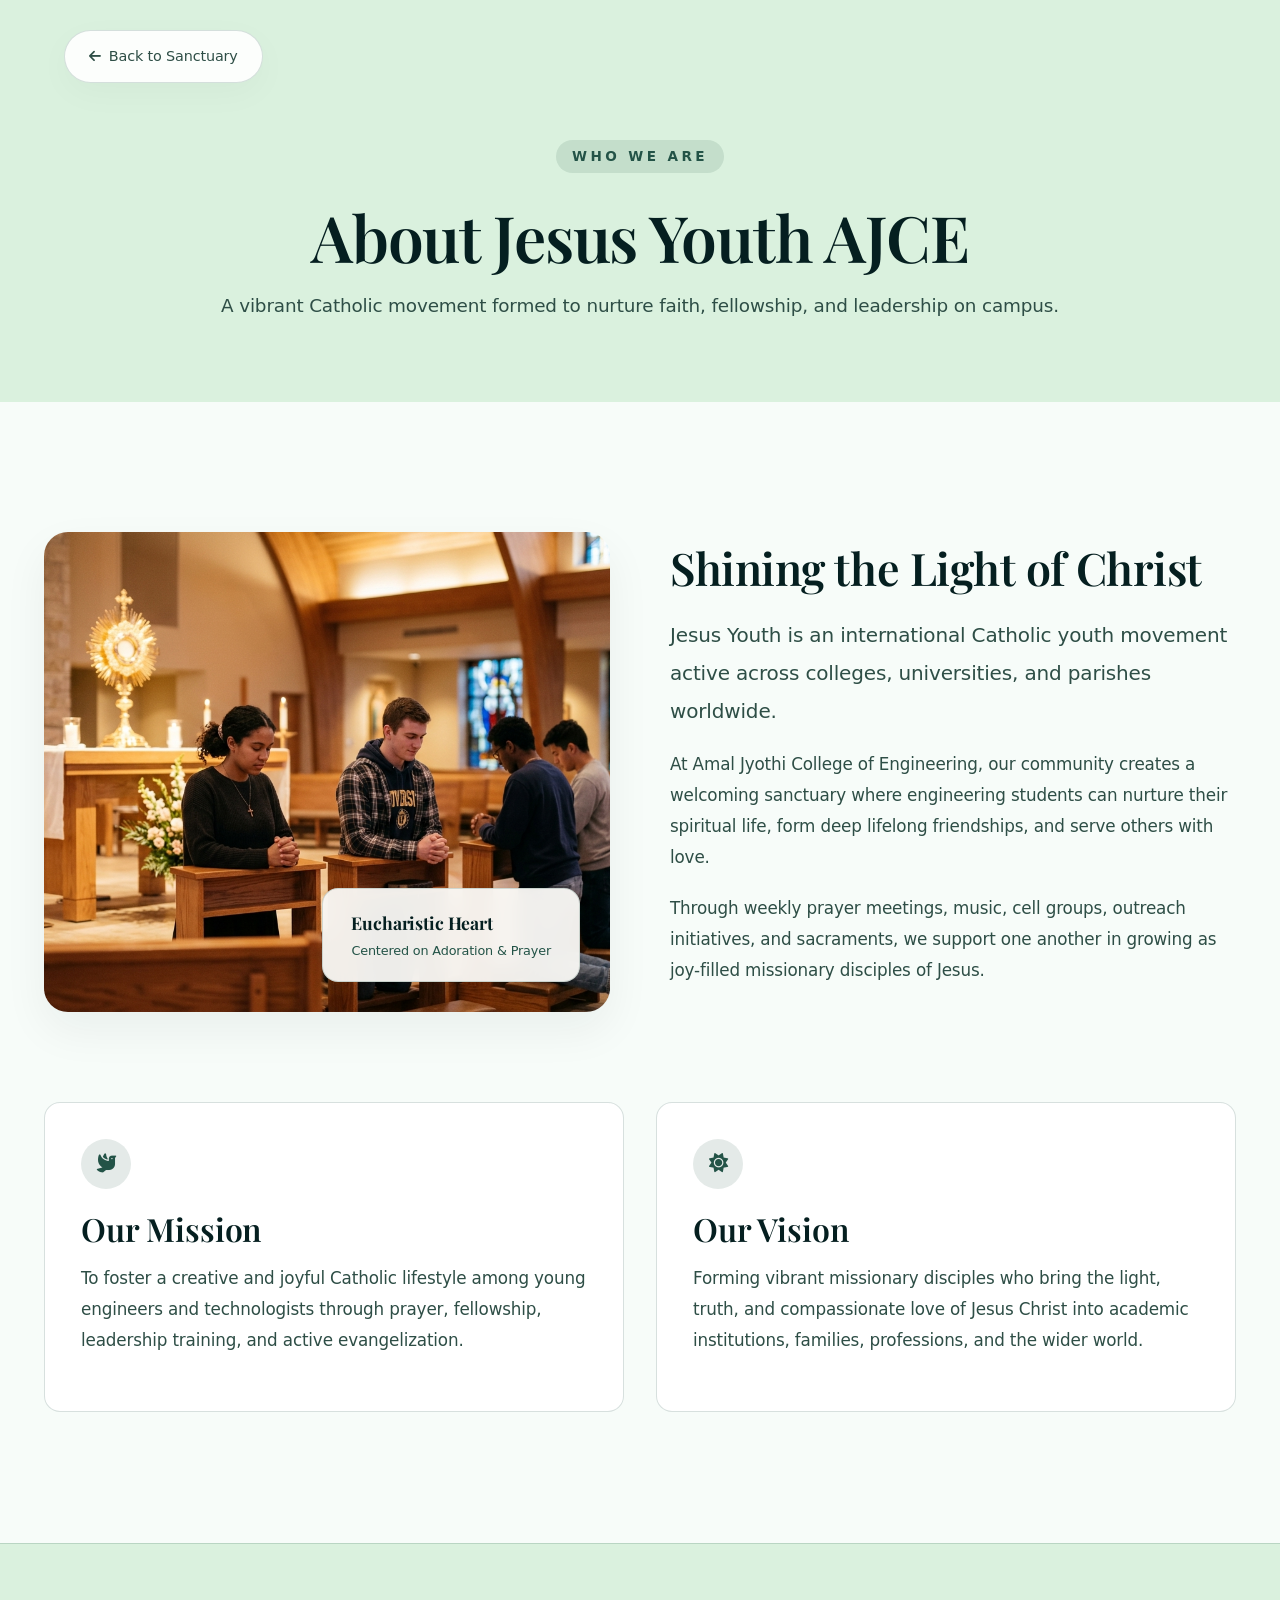
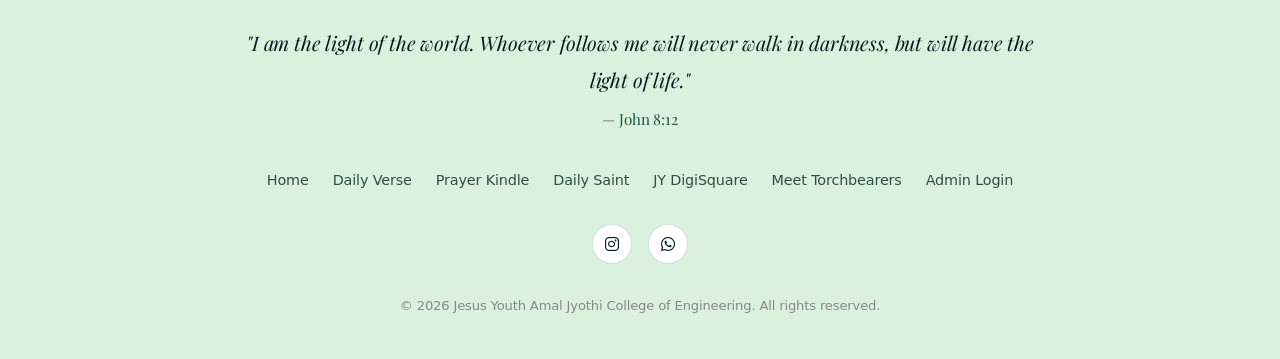
<file: about.html>
<!DOCTYPE html>
<html lang="en">
<head>
  <meta charset="UTF-8">
  <meta name="viewport" content="width=device-width, initial-scale=1.0">
  <title>About Us | Jesus Youth AJCE</title>
  <meta name="description" content="Learn about Jesus Youth at Amal Jyothi College of Engineering — our mission, vision, history, and community of faith.">
  <link rel="icon" type="image/png" href="assets/meta_icon.png">
  <link rel="preconnect" href="https://fonts.googleapis.com">
  <link rel="preconnect" href="https://fonts.gstatic.com" crossorigin>
    <link
    href="https://fonts.googleapis.com/css2?family=Poppins:wght@300;400;500;600;700&family=Playfair+Display:ital,wght@0,500;0,600;0,700;1,400;1,600&display=swap"
    rel="stylesheet">
  <link rel="stylesheet" href="https://cdnjs.cloudflare.com/ajax/libs/font-awesome/6.4.0/css/all.min.css">
  <link rel="stylesheet" href="css/sanctuary.css">
</head>
<body>

  <!-- Simple Floating Back Button -->
  <div class="back-home-container">
    <a href="index.html" class="back-home-link">
      <i class="fas fa-arrow-left"></i> Back to Sanctuary
    </a>
  </div>

  <!-- Header Banner -->
  <section style="background: var(--soft-cream); padding: 140px 24px 60px 24px; text-align: center;">
    <span class="section-tag">Who We Are</span>
    <h1 style="margin-top: 10px;">About Jesus Youth AJCE</h1>
    <p class="section-subtitle">A vibrant Catholic movement formed to nurture faith, fellowship, and leadership on campus.</p>
  </section>

  <!-- Main Content -->
  <section class="section-wrapper">
    <div class="about-grid">
      <div class="about-image-frame reveal-on-scroll">
        <img src="assets/hero_adoration.jpg" alt="Jesus Youth Eucharistic Adoration">
        <div class="about-badge-floating">
          <div class="about-badge-title">Eucharistic Heart</div>
          <div class="about-badge-sub">Centered on Adoration & Prayer</div>
        </div>
      </div>

      <div class="reveal-on-scroll">
        <h2 class="serif-font" style="margin-bottom: 20px;">Shining the Light of Christ</h2>
        <p class="lead">
          Jesus Youth is an international Catholic youth movement active across colleges, universities, and parishes worldwide.
        </p>
        <p>
          At Amal Jyothi College of Engineering, our community creates a welcoming sanctuary where engineering students can nurture their spiritual life, form deep lifelong friendships, and serve others with love.
        </p>
        <p>
          Through weekly prayer meetings, music, cell groups, outreach initiatives, and sacraments, we support one another in growing as joy-filled missionary disciples of Jesus.
        </p>
      </div>
    </div>

    <!-- Mission & Vision -->
    <div class="mission-vision-grid" style="margin-top: 90px;">
      <div class="mv-card reveal-on-scroll">
        <div class="mv-icon"><i class="fas fa-dove"></i></div>
        <h3 style="margin-bottom: 14px;">Our Mission</h3>
        <p>
          To foster a creative and joyful Catholic lifestyle among young engineers and technologists through prayer, fellowship, leadership training, and active evangelization.
        </p>
      </div>

      <div class="mv-card reveal-on-scroll">
        <div class="mv-icon"><i class="fas fa-sun"></i></div>
        <h3 style="margin-bottom: 14px;">Our Vision</h3>
        <p>
          Forming vibrant missionary disciples who bring the light, truth, and compassionate love of Jesus Christ into academic institutions, families, professions, and the wider world.
        </p>
      </div>
    </div>
  </section>

  <!-- Footer -->
  <footer class="sanctuary-footer">
    <div class="footer-content">
      <p class="footer-quote">
        "I am the light of the world. Whoever follows me will never walk in darkness, but will have the light of life."
        <br><span style="font-size: 0.95rem; color: var(--muted-gold); font-style: normal;">— John 8:12</span>
      </p>

      <ul class="footer-links">
        <li><a href="index.html">Home</a></li>
        <li><a href="verse.html">Daily Verse</a></li>
        <li><a href="kindle.html">Prayer Kindle</a></li>
        <li><a href="saint.html">Daily Saint</a></li>
        <li><a href="digisquare.html">JY DigiSquare</a></li>
        <li><a href="torchbearers.html">Meet Torchbearers</a></li>
        <li><a href="admin.html">Admin Login</a></li>
      </ul>

      <div class="footer-socials">
        <a href="https://www.instagram.com/jyajce?igsh=dXR3a3Nwc3JmMWVi" target="_blank" rel="noopener" class="social-icon-btn" aria-label="Instagram">
          <i class="fab fa-instagram"></i>
        </a>
        <a href="https://whatsapp.com/channel/0029Vb6OlC3EFeXkzhNLaG45" target="_blank" rel="noopener" class="social-icon-btn" aria-label="Whatsapp">
          <i class="fab fa-whatsapp"></i>
        </a>
      </div>

      <div class="footer-copy">
        &copy; <span id="year">2026</span> Jesus Youth Amal Jyothi College of Engineering. All rights reserved.
      </div>
    </div>
  </footer>

  <script>
    document.getElementById('year').textContent = new Date().getFullYear();

    const observer = new IntersectionObserver((entries) => {
      entries.forEach(entry => {
        if (entry.isIntersecting) entry.target.classList.add('is-visible');
      });
    }, { threshold: 0.15 });
    document.querySelectorAll('.reveal-on-scroll').forEach(el => observer.observe(el));
  </script>
</body>
</html>
</file>
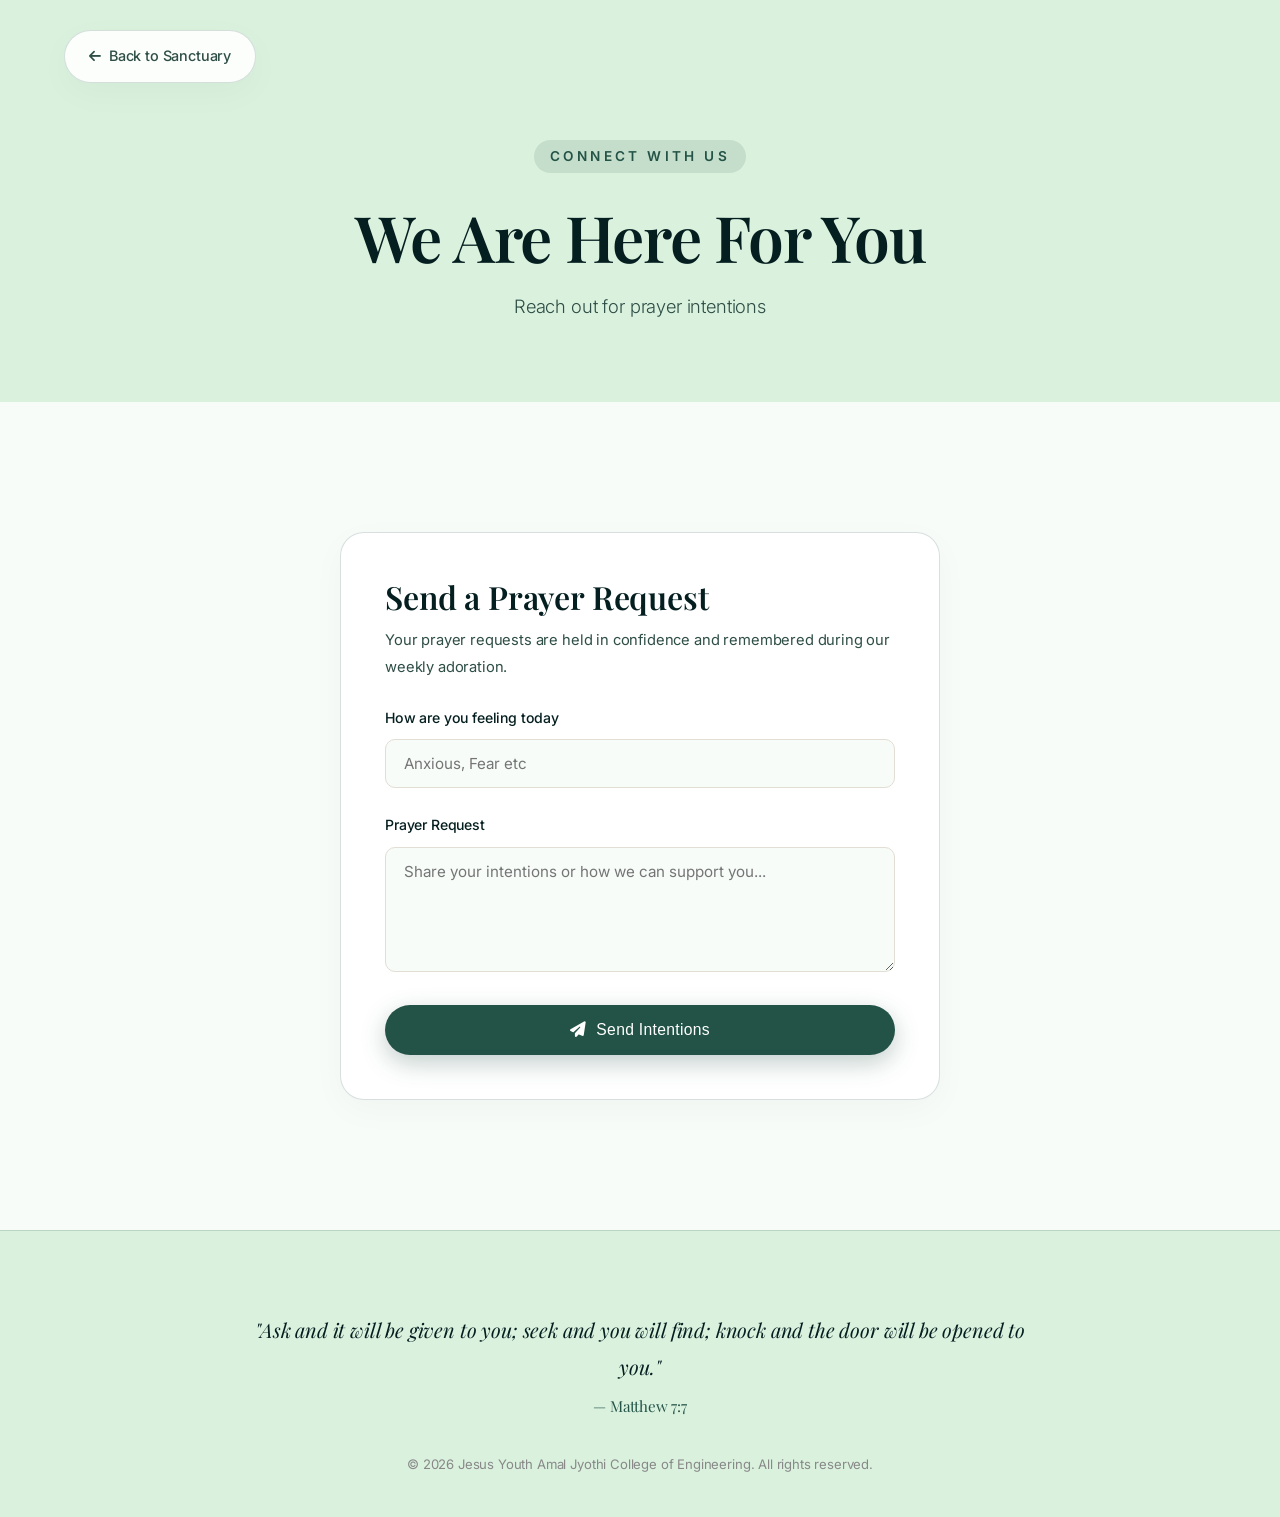
<file: contact.html>
<!DOCTYPE html>
<html lang="en">

<head>
  <meta charset="UTF-8">
  <meta name="viewport" content="width=device-width, initial-scale=1.0">
  <title>Contact & Prayer Requests | Jesus Youth AJCE</title>
  <meta name="description"
    content="Reach out to Jesus Youth AJCE. Send prayer intentions, connect with our campus ministry team, or visit our chapel.">
  <link rel="icon" type="image/png" href="assets/logo.png">
  <link rel="preconnect" href="https://fonts.googleapis.com">
  <link rel="preconnect" href="https://fonts.gstatic.com" crossorigin>
  <link
    href="https://fonts.googleapis.com/css2?family=Inter:wght@300;400;500;600;700&family=Playfair+Display:ital,wght@0,500;0,600;0,700;1,400;1,600&display=swap"
    rel="stylesheet">
  <link rel="stylesheet" href="https://cdnjs.cloudflare.com/ajax/libs/font-awesome/6.4.0/css/all.min.css">
  <link rel="stylesheet" href="css/sanctuary.css">
</head>

<body>

  <!-- Simple Floating Back Button -->
  <div class="back-home-container">
    <a href="index.html" class="back-home-link">
      <i class="fas fa-arrow-left"></i> Back to Sanctuary
    </a>
  </div>

  <!-- Header Banner -->
  <section style="background: var(--soft-cream); padding: 140px 24px 60px 24px; text-align: center;">
    <span class="section-tag">Connect With Us</span>
    <h1 style="margin-top: 10px;">We Are Here For You</h1>
    <p class="section-subtitle">Reach out for prayer intentions</p>
  </section>

  <!-- Contact Form -->
  <section class="section-wrapper">
    <div class="contact-form reveal-on-scroll" style="max-width: 600px; margin: 0 auto;">
      <h3 style="margin-bottom: 10px;">Send a Prayer Request</h3>
      <p style="font-size: 0.92rem; margin-bottom: 24px;">
        Your prayer requests are held in confidence and remembered during our weekly adoration.
      </p>

      <form onsubmit="handleFormSubmit(event)">
        <div class="form-group">
          <label class="form-label" for="contact-feeling">How are you feeling today</label>
          <input type="text" id="contact-feeling" class="form-input" placeholder="Anxious, Fear etc" required>
        </div>

        <div class="form-group">
          <label class="form-label" for="contact-message">Prayer Request</label>
          <textarea id="contact-message" class="form-textarea" rows="5"
            placeholder="Share your intentions or how we can support you..." required></textarea>
        </div>

        <button type="submit" class="btn-sanctuary btn-primary" style="width: 100%; justify-content: center;">
          <i class="fas fa-paper-plane"></i> Send Intentions
        </button>
      </form>
    </div>
  </section>

  <!-- Footer -->
  <footer class="sanctuary-footer">
    <div class="footer-content">
      <p class="footer-quote">
        "Ask and it will be given to you; seek and you will find; knock and the door will be opened to you."
        <br><span style="font-size: 0.95rem; color: var(--muted-gold); font-style: normal;">— Matthew 7:7</span>
      </p>
      <div class="footer-copy">
        &copy; <span id="year">2026</span> Jesus Youth Amal Jyothi College of Engineering. All rights reserved.
      </div>
    </div>
  </footer>

  <script>
    document.getElementById('year').textContent = new Date().getFullYear();

    function handleFormSubmit(event) {
      event.preventDefault();
      const feeling = document.getElementById('contact-feeling').value;
      const message = document.getElementById('contact-message').value;
      const timestamp = new Date().toLocaleString();

      let prayers = JSON.parse(localStorage.getItem('jy_prayers') || '[]');
      prayers.push({ feeling, message, timestamp });
      localStorage.setItem('jy_prayers', JSON.stringify(prayers));

      alert('Thank you for sharing your prayer request. Your intentions will be remembered in our weekly prayer meeting.');
      event.target.reset();
    }

    const observer = new IntersectionObserver((entries) => {
      entries.forEach(entry => {
        if (entry.isIntersecting) entry.target.classList.add('is-visible');
      });
    }, { threshold: 0.15 });
    document.querySelectorAll('.reveal-on-scroll').forEach(el => observer.observe(el));
  </script>
</body>

</html>
</file>
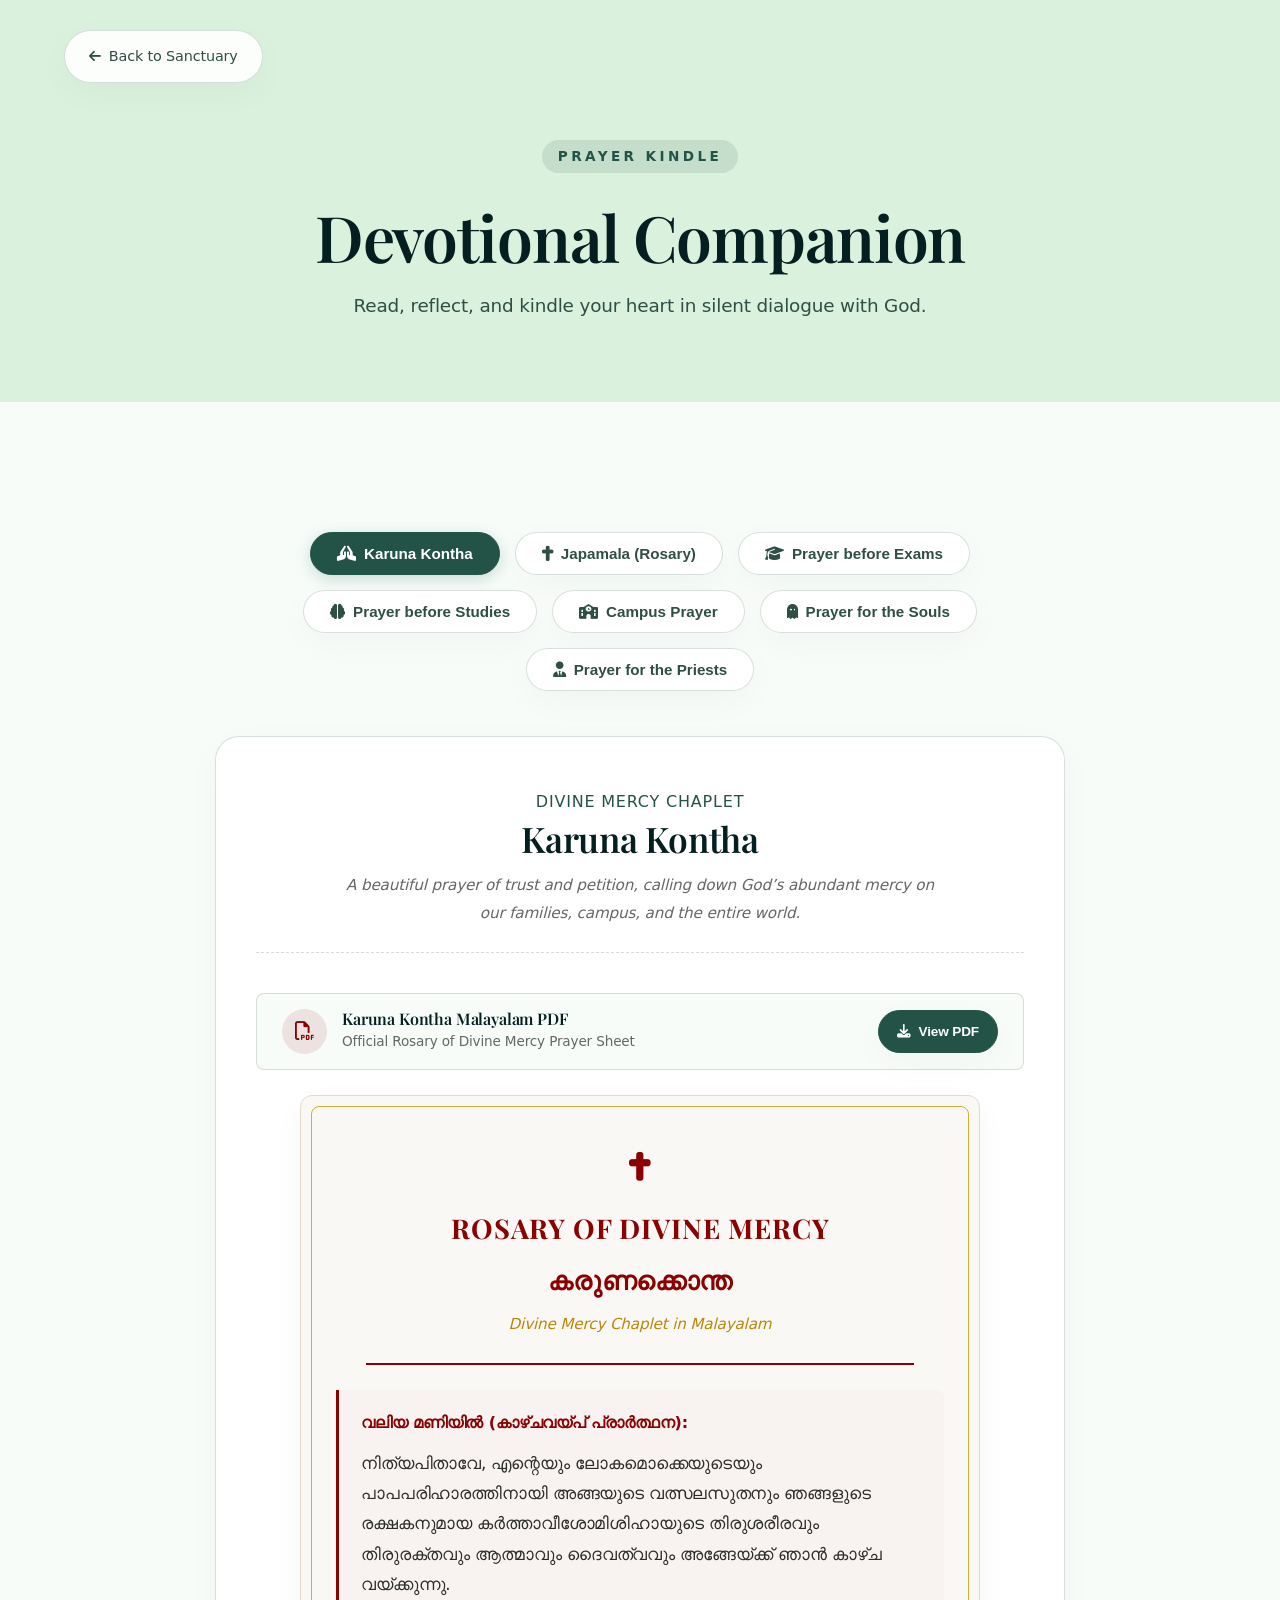
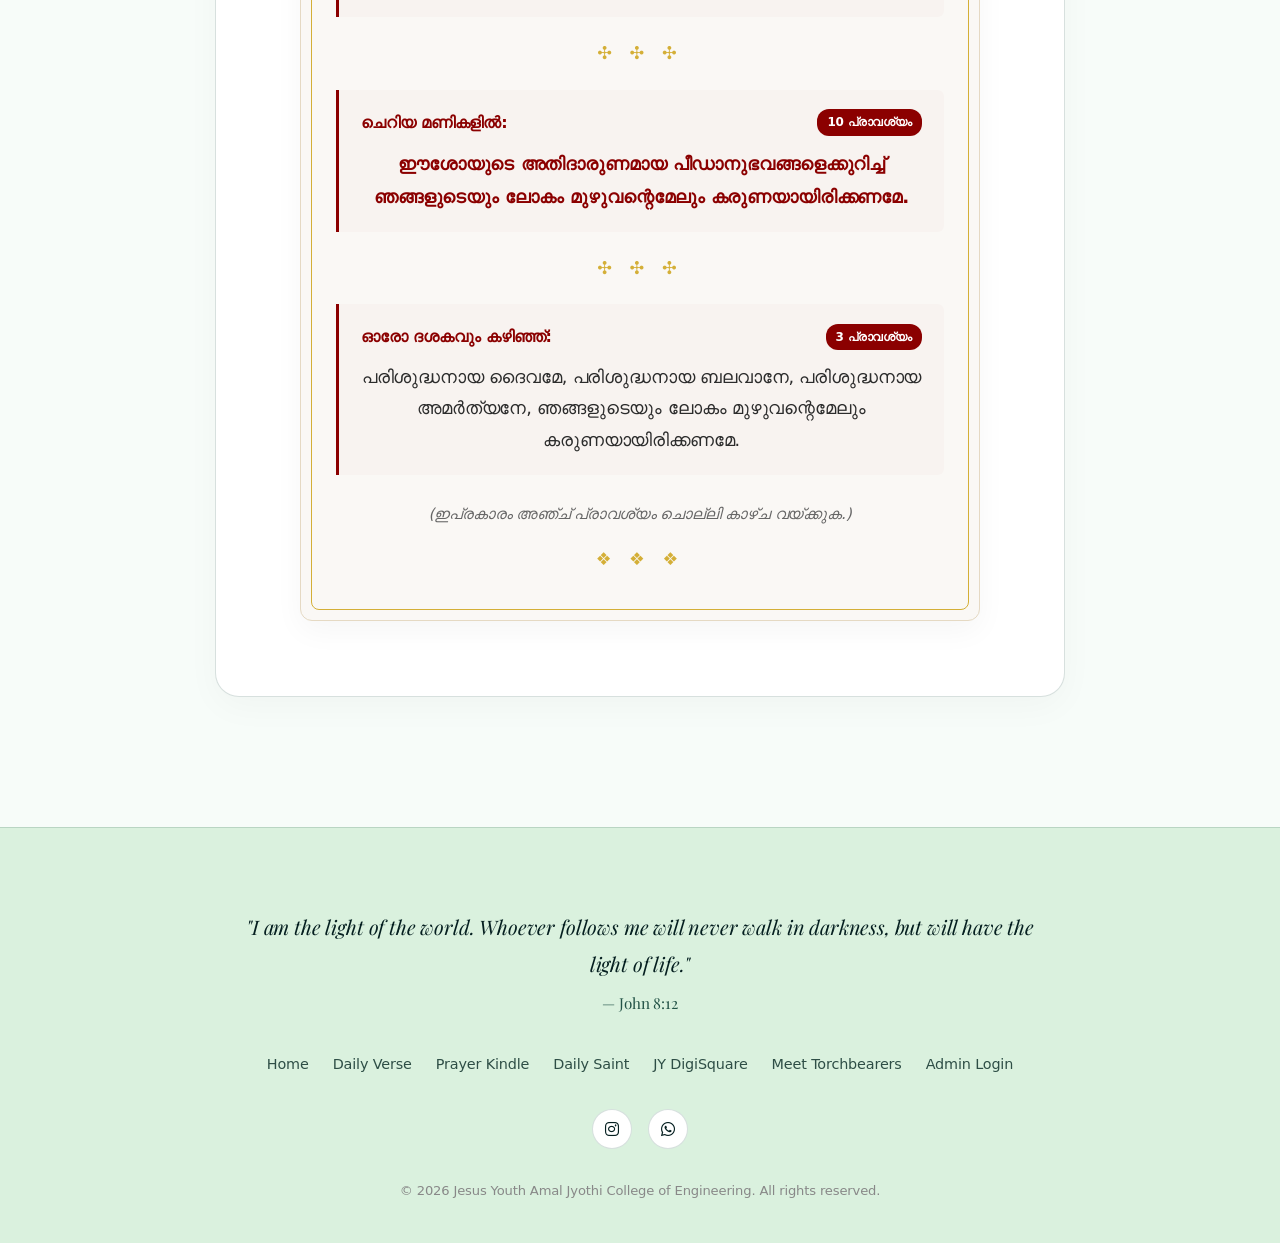
<file: kindle.html>
<!DOCTYPE html>
<html lang="en">
<head>
  <meta charset="UTF-8">
  <meta name="viewport" content="width=device-width, initial-scale=1.0">
  <title>Prayer Kindle | Jesus Youth AJCE</title>
  <meta name="description" content="Immerse yourself in quiet spiritual moments. Read guides and prayers including Karuna Kontha and the Holy Rosary.">
  <link rel="icon" type="image/png" href="assets/meta_icon.png">
  
  <!-- Google Fonts -->
  <link rel="preconnect" href="https://fonts.googleapis.com">
  <link rel="preconnect" href="https://fonts.gstatic.com" crossorigin>
    <link
    href="https://fonts.googleapis.com/css2?family=Poppins:wght@300;400;500;600;700&family=Playfair+Display:ital,wght@0,500;0,600;0,700;1,400;1,600&display=swap"
    rel="stylesheet">

  <!-- FontAwesome Icons -->
  <link rel="stylesheet" href="https://cdnjs.cloudflare.com/ajax/libs/font-awesome/6.4.0/css/all.min.css">

  <!-- Main Sanctuary Design System Stylesheet -->
  <link rel="stylesheet" href="css/sanctuary.css">

  <style>
    /* Kindle Devotional Custom Styles */
    .kindle-container {
      max-width: 850px;
      margin: 0 auto;
    }

    .kindle-tabs {
      display: flex;
      justify-content: center;
      gap: 15px;
      margin-bottom: 45px;
      flex-wrap: wrap;
    }

    .kindle-tab-btn {
      background: white;
      border: 1px solid var(--border-subtle);
      padding: 12px 26px;
      border-radius: 30px;
      cursor: pointer;
      font-family: 'Inter', sans-serif;
      font-weight: 600;
      font-size: 0.95rem;
      color: var(--charcoal-light);
      transition: var(--transition-smooth);
      box-shadow: var(--card-shadow);
      display: flex;
      align-items: center;
      gap: 8px;
    }

    .kindle-tab-btn:hover, .kindle-tab-btn.active {
      background: var(--muted-gold);
      color: white;
      border-color: var(--muted-gold);
      box-shadow: 0 4px 15px rgba(35, 83, 71, 0.2);
    }

    .kindle-content-pane {
      display: none;
      background: white;
      border: 1px solid var(--border-subtle);
      border-radius: var(--radius-lg);
      padding: 50px 40px;
      box-shadow: var(--card-shadow);
    }

    .kindle-content-pane.active {
      display: block;
      animation: fadeIn 0.5s ease;
    }

    @keyframes fadeIn {
      from { opacity: 0; transform: translateY(8px); }
      to { opacity: 1; transform: translateY(0); }
    }

    .prayer-header-meta {
      text-align: center;
      margin-bottom: 40px;
      border-bottom: 1px dashed rgba(35, 83, 71, 0.2);
      padding-bottom: 25px;
    }

    .prayer-header-meta h2 {
      font-size: 2.2rem;
      color: var(--charcoal);
      margin-bottom: 8px;
    }

    .prayer-header-meta .subtitle {
      font-size: 1rem;
      color: var(--muted-gold);
      font-weight: 500;
      letter-spacing: 0.05em;
      text-transform: uppercase;
    }

    /* Step guides styling */
    .prayer-step {
      margin-bottom: 30px;
      padding-left: 20px;
      border-left: 2px solid var(--border-subtle);
      transition: var(--transition-smooth);
    }

    .prayer-step:hover {
      border-left-color: var(--muted-gold);
    }

    .step-title {
      font-family: 'Bezoria', 'Playfair Display', serif;
      font-size: 1.25rem;
      font-weight: 700;
      color: var(--charcoal);
      margin-bottom: 6px;
    }

    .step-text {
      font-size: 1.05rem;
      line-height: 1.8;
      color: var(--charcoal-light);
    }

    .step-text em {
      font-size: 0.95rem;
      color: #777;
    }

    .decades-box {
      background: var(--bg-light);
      border-radius: var(--radius-md);
      padding: 25px;
      border: 1px solid var(--border-subtle);
      margin: 25px 0;
    }

    /* Accordion styles for Rosary Mysteries */
    .mystery-accordion {
      margin-top: 30px;
    }

    .mystery-group {
      margin-bottom: 15px;
      border: 1px solid var(--border-subtle);
      border-radius: var(--radius-md);
      overflow: hidden;
      background: white;
    }

    .mystery-header {
      background: var(--bg-light);
      padding: 16px 25px;
      cursor: pointer;
      display: flex;
      justify-content: space-between;
      align-items: center;
      font-weight: 600;
      color: var(--charcoal);
      font-family: 'Bezoria', 'Playfair Display', serif;
      font-size: 1.15rem;
      transition: var(--transition-smooth);
    }

    .mystery-header:hover {
      background: var(--soft-cream);
      color: var(--muted-gold);
    }

    .mystery-header i {
      transition: var(--transition-smooth);
    }

    .mystery-group.open .mystery-header i {
      transform: rotate(180deg);
    }

    .mystery-body {
      padding: 25px;
      display: none;
      border-top: 1px solid var(--border-subtle);
      background: white;
    }

    .mystery-item {
      margin-bottom: 20px;
      padding-bottom: 15px;
      border-bottom: 1px dashed rgba(5, 31, 32, 0.08);
    }

    .mystery-item:last-child {
      margin-bottom: 0;
      padding-bottom: 0;
      border-bottom: none;
    }

    .mystery-title {
      font-family: 'Bezoria', 'Playfair Display', serif;
      font-weight: 700;
      font-size: 1.1rem;
      color: var(--charcoal);
      margin-bottom: 4px;
    }

    /* Daily prayers cards */
    .daily-prayers-grid {
      display: grid;
      grid-template-columns: 1fr;
      gap: 30px;
    }

    .daily-prayer-card {
      background: var(--bg-light);
      border: 1px solid var(--border-subtle);
      border-radius: var(--radius-md);
      padding: 30px;
      transition: var(--transition-smooth);
    }

    .daily-prayer-card:hover {
      border-color: var(--muted-gold);
      box-shadow: var(--card-shadow-hover);
    }

    .daily-prayer-card h3 {
      font-size: 1.4rem;
      margin-bottom: 15px;
      border-bottom: 1px solid var(--border-subtle);
      padding-bottom: 10px;
    }

    @media (max-width: 768px) {
      .kindle-content-pane {
        padding: 30px 20px;
      }
    }

    /* PDF Preview Styled Malayalam Prayer Card */
    .pdf-preview-card {
      background: #FAF8F5; /* warm off-white */
      border: 1px solid #e5d9c3;
      border-radius: 12px;
      padding: 45px 35px;
      margin: 25px auto;
      max-width: 680px;
      box-shadow: 0 10px 30px rgba(0,0,0,0.04);
      position: relative;
    }
    .pdf-preview-card::before {
      content: '';
      position: absolute;
      top: 10px;
      left: 10px;
      right: 10px;
      bottom: 10px;
      border: 1px solid #D4AF37;
      border-radius: 8px;
      pointer-events: none;
    }
    .pdf-preview-card .cross-header {
      text-align: center;
      color: #8B0000; /* deep red */
      font-size: 1.8rem;
      margin-bottom: 8px;
    }
    .pdf-preview-card .pdf-title {
      text-align: center;
      font-family: 'Bezoria', 'Playfair Display', serif;
      color: #8B0000;
      font-size: 1.7rem;
      font-weight: 700;
      margin-bottom: 5px;
      text-transform: uppercase;
      letter-spacing: 1px;
    }
    .pdf-preview-card .pdf-subtitle-mal {
      text-align: center;
      font-size: 1.6rem;
      font-weight: 700;
      color: #8B0000;
      margin-bottom: 5px;
      font-family: 'Inter', sans-serif;
    }
    .pdf-preview-card .pdf-subtitle-eng {
      text-align: center;
      font-style: italic;
      color: #B8860B; /* dark golden rod */
      font-size: 0.95rem;
      margin-bottom: 25px;
    }
    .pdf-section-box {
      border-left: 3px solid #8B0000;
      background: rgba(139, 0, 0, 0.02);
      padding: 18px 22px;
      border-radius: 0 6px 6px 0;
      margin: 20px 0;
    }
    .pdf-section-header {
      color: #8B0000;
      font-weight: 700;
      font-size: 1rem;
      margin-bottom: 10px;
      display: flex;
      align-items: center;
      gap: 8px;
    }
    .pdf-section-badge {
      background: #8B0000;
      color: white;
      padding: 2px 10px;
      border-radius: 12px;
      font-size: 0.75rem;
      font-weight: 600;
    }
    .pdf-section-content {
      font-size: 1.05rem;
      line-height: 1.8;
      color: #2c2c2c;
    }
    .pdf-ornament {
      text-align: center;
      color: #D4AF37;
      font-size: 1.1rem;
      margin: 15px 0;
      letter-spacing: 6px;
    }
    @media (max-width: 992px) {
      .kindle-tabs {
        justify-content: flex-start !important;
        overflow-x: auto;
        flex-wrap: nowrap !important;
        padding: 5px 20px 15px 20px;
        margin-left: -20px;
        margin-right: -20px;
        scrollbar-width: none;
        -webkit-overflow-scrolling: touch;
        gap: 10px;
      }
      .kindle-tabs::-webkit-scrollbar {
        display: none;
      }
      .kindle-tab-btn {
        flex-shrink: 0;
        padding: 10px 20px;
        font-size: 0.88rem;
      }
    }
    @media (max-width: 768px) {
      .pdf-preview-card {
        padding: 30px 18px;
        margin: 15px 5px;
        border-radius: 8px;
      }
      .pdf-preview-card::before {
        top: 6px;
        left: 6px;
        right: 6px;
        bottom: 6px;
      }
      .pdf-preview-card .pdf-title {
        font-size: 1.25rem;
      }
      .pdf-preview-card .pdf-subtitle-mal {
        font-size: 1.2rem;
      }
      .pdf-section-box {
        padding: 12px 14px;
        margin: 15px 0;
      }
      .pdf-section-content {
        font-size: 0.95rem;
        line-height: 1.7;
      }
      .pdf-download-bar {
        flex-direction: column !important;
        align-items: stretch !important;
        gap: 15px;
        padding: 15px !important;
      }
      .pdf-download-bar > div {
        flex-direction: column;
        align-items: center;
        text-align: center;
      }
      .pdf-download-bar a {
        width: 100%;
        justify-content: center;
      }
    }
    .pdf-intercessions-grid {
      display: grid;
      grid-template-columns: 1.2fr 0.8fr;
      gap: 12px;
      text-align: left;
      margin-top: 10px;
    }
    .pdf-intercessions-grid > div:nth-child(odd) {
      color: var(--charcoal);
    }
    .pdf-intercessions-grid > div:nth-child(even) {
      color: #8B0000;
      text-align: right;
      font-weight: bold;
    }
    @media (max-width: 576px) {
      .pdf-intercessions-grid {
        grid-template-columns: 1fr;
        gap: 4px;
      }
      .pdf-intercessions-grid > div {
        text-align: center !important;
      }
      .pdf-intercessions-grid > div:nth-child(even) {
        margin-bottom: 12px;
      }
    }
  </style>
</head>
<body>

  <!-- Floating Back Button -->
  <div class="back-home-container">
    <a href="index.html" class="back-home-link">
      <i class="fas fa-arrow-left"></i> Back to Sanctuary
    </a>
  </div>

  <!-- Header Banner -->
  <section style="background: var(--soft-cream); padding: 140px 24px 60px 24px; text-align: center;">
    <span class="section-tag">Prayer Kindle</span>
    <h1 style="margin-top: 10px;">Devotional Companion</h1>
    <p class="section-subtitle">Read, reflect, and kindle your heart in silent dialogue with God.</p>
  </section>

  <!-- Kindle Section -->
  <section class="section-wrapper">
    <div class="kindle-container">
      
      <!-- Tab Controls (English Titles) -->
      <div class="kindle-tabs reveal-on-scroll">
        <button class="kindle-tab-btn active" onclick="switchPane('karuna')">
          <i class="fas fa-hands-praying"></i> Karuna Kontha
        </button>
        <button class="kindle-tab-btn" onclick="switchPane('japamala')">
          <i class="fas fa-cross"></i> Japamala (Rosary)
        </button>
        <button class="kindle-tab-btn" onclick="switchPane('exams')">
          <i class="fas fa-graduation-cap"></i> Prayer before Exams
        </button>
        <button class="kindle-tab-btn" onclick="switchPane('studies')">
          <i class="fas fa-brain"></i> Prayer before Studies
        </button>
        <button class="kindle-tab-btn" onclick="switchPane('campus')">
          <i class="fas fa-school"></i> Campus Prayer
        </button>
        <button class="kindle-tab-btn" onclick="switchPane('souls')">
          <i class="fas fa-ghost"></i> Prayer for the Souls
        </button>
        <button class="kindle-tab-btn" onclick="switchPane('priests')">
          <i class="fas fa-user-tie"></i> Prayer for the Priests
        </button>
      </div>

      <!-- PANE 1: KARUNA KONTHA (Malayalam content) -->
      <div id="pane-karuna" class="kindle-content-pane active">
        <div class="prayer-header-meta">
          <span class="subtitle">Divine Mercy Chaplet</span>
          <h2>Karuna Kontha</h2>
          <p style="color: #666; font-style: italic; max-width: 600px; margin: 10px auto 0 auto; font-size: 0.95rem;">
            A beautiful prayer of trust and petition, calling down God’s abundant mercy on our families, campus, and the entire world.
          </p>
        </div>

        <!-- PDF Download/View Bar -->
        <div class="pdf-download-bar" style="display: flex; align-items: center; justify-content: space-between; background: var(--bg-light); border: 1px solid var(--border-subtle); padding: 15px 25px; border-radius: 8px; margin-bottom: 25px;">
          <div style="display: flex; align-items: center; gap: 15px;">
            <div style="background: rgba(139, 0, 0, 0.1); color: #8B0000; width: 45px; height: 45px; border-radius: 50%; display: flex; align-items: center; justify-content: center; font-size: 1.2rem;">
              <i class="far fa-file-pdf"></i>
            </div>
            <div>
              <h4 style="margin: 0; font-size: 1rem; color: var(--charcoal);">Karuna Kontha Malayalam PDF</h4>
              <p style="margin: 0; font-size: 0.85rem; color: #666;">Official Rosary of Divine Mercy Prayer Sheet</p>
            </div>
          </div>
          <a href="assets/rosary_of_divine_mercy.pdf" target="_blank" class="kindle-tab-btn" style="margin: 0; padding: 8px 18px; font-size: 0.85rem; background: var(--muted-gold); color: white; border-color: var(--muted-gold);">
            <i class="fas fa-download"></i> View PDF
          </a>
        </div>

        <!-- Malayalam Reconstructed Card -->
        <div id="karuna-malayalam-content">
          <div class="pdf-preview-card">
            <div class="cross-header">
              <i class="fas fa-cross"></i>
            </div>
            <div class="pdf-title">Rosary of Divine Mercy</div>
            <div class="pdf-subtitle-mal">കരുണക്കൊന്ത</div>
            <div class="pdf-subtitle-eng">Divine Mercy Chaplet in Malayalam</div>
            
            <div style="border-bottom: 2px solid #8B0000; margin: 15px auto 25px auto; width: 90%;"></div>

            <div class="pdf-section-box">
              <div class="pdf-section-header">
                വലിയ മണിയിൽ (കാഴ്ചവയ്പ് പ്രാർത്ഥന):
              </div>
              <div class="pdf-section-content">
                നിത്യപിതാവേ, എന്റെയും ലോകമൊക്കെയുടെയും പാപപരിഹാരത്തിനായി അങ്ങയുടെ വത്സലസുതനും ഞങ്ങളുടെ രക്ഷകനുമായ കർത്താവീശോമിശിഹായുടെ തിരുശരീരവും തിരുരക്തവും ആത്മാവും ദൈവത്വവും അങ്ങേയ്ക്ക് ഞാൻ കാഴ്ച വയ്ക്കുന്നു.
              </div>
            </div>

            <div class="pdf-ornament">✣ ✣ ✣</div>

            <div class="pdf-section-box">
              <div class="pdf-section-header" style="justify-content: space-between;">
                <span>ചെറിയ മണികളിൽ:</span>
                <span class="pdf-section-badge">10 പ്രാവശ്യം</span>
              </div>
              <div class="pdf-section-content" style="font-size: 1.15rem; font-weight: 600; text-align: center; color: #8B0000;">
                ഈശോയുടെ അതിദാരുണമായ പീഡാനുഭവങ്ങളെക്കുറിച്ച് ഞങ്ങളുടെയും ലോകം മുഴുവന്റെമേലും കരുണയായിരിക്കണമേ.
              </div>
            </div>

            <div class="pdf-ornament">✣ ✣ ✣</div>

            <div class="pdf-section-box">
              <div class="pdf-section-header" style="justify-content: space-between;">
                <span>ഓരോ ദശകവും കഴിഞ്ഞ്:</span>
                <span class="pdf-section-badge">3 പ്രാവശ്യം</span>
              </div>
              <div class="pdf-section-content" style="font-size: 1.1rem; text-align: center; line-height: 1.8;">
                പരിശുദ്ധനായ ദൈവമേ, പരിശുദ്ധനായ ബലവാനേ, പരിശുദ്ധനായ അമർത്യനേ, ഞങ്ങളുടെയും ലോകം മുഴുവന്റെമേലും കരുണയായിരിക്കണമേ.
              </div>
            </div>

            <div style="text-align: center; font-style: italic; color: #666; font-size: 0.95rem; margin-top: 25px;">
              (ഇപ്രകാരം അഞ്ച് പ്രാവശ്യം ചൊല്ലി കാഴ്ച വയ്ക്കുക.)
            </div>

            <div class="pdf-ornament" style="margin-top: 15px; margin-bottom: 0;">❖ ❖ ❖</div>
          </div>
        </div>
      </div>

      <!-- PANE 2: JAPAMALA -->
      <div id="pane-japamala" class="kindle-content-pane">
        <div class="prayer-header-meta">
          <span class="subtitle">The Holy Rosary</span>
          <h2>Japamala</h2>
          <p style="color: #666; font-style: italic; max-width: 600px; margin: 10px auto 0 auto; font-size: 0.95rem;">
            Meditation on the mysteries of salvation in the company of Mother Mary. Reflect on Jesus' life through a mother's heart.
          </p>
        </div>

        <!-- PDF Download/View Bar -->
        <div class="pdf-download-bar" style="display: flex; align-items: center; justify-content: space-between; background: var(--bg-light); border: 1px solid var(--border-subtle); padding: 15px 25px; border-radius: 8px; margin-bottom: 25px;">
          <div style="display: flex; align-items: center; gap: 15px;">
            <div style="background: rgba(139, 0, 0, 0.1); color: #8B0000; width: 45px; height: 45px; border-radius: 50%; display: flex; align-items: center; justify-content: center; font-size: 1.2rem;">
              <i class="far fa-file-pdf"></i>
            </div>
            <div>
              <h4 style="margin: 0; font-size: 1rem; color: var(--charcoal);">Holy Rosary Malayalam PDF</h4>
              <p style="margin: 0; font-size: 0.85rem; color: #666;">Official Holy Rosary Prayers & Litany Sheet</p>
            </div>
          </div>
          <a href="assets/holy_rosary_malayalam_compact.pdf" target="_blank" class="kindle-tab-btn" style="margin: 0; padding: 8px 18px; font-size: 0.85rem; background: var(--muted-gold); color: white; border-color: var(--muted-gold);">
            <i class="fas fa-download"></i> View PDF
          </a>
        </div>

        <!-- Malayalam Reconstructed Card for Japamala -->
        <div id="japamala-malayalam-content">
          <div class="pdf-preview-card">
            <div class="cross-header">
              <i class="fas fa-cross"></i>
            </div>
            <div class="pdf-title">Holy Rosary</div>
            <div class="pdf-subtitle-mal">പരിശുദ്ധ ജപമാല</div>
            <div class="pdf-subtitle-eng">Holy Rosary Prayers & Litany in Malayalam</div>
            
            <div style="border-bottom: 2px solid #8B0000; margin: 15px auto 25px auto; width: 90%;"></div>

            <!-- 1. ആരംഭ പ്രാർത്ഥന -->
            <div class="pdf-section-box">
              <div class="pdf-section-header">ആരംഭ പ്രാർത്ഥന</div>
              <div class="pdf-section-content" style="text-align: justify; line-height: 1.8;">
                അളവില്ലാത്ത സകല നന്മ സ്വരൂപിയായിരിക്കുന്ന സർവ്വേശ്വര, കർത്താവേ, നീചരും നന്ദിയില്ലാത്ത പാപികളുമായിരിക്കുന്ന ഞങ്ങൾ അതിരില്ലാത്ത മഹിമ പ്രതാപത്തോടുകൂടിയിരിക്കുന്ന അങ്ങേ സന്നിധിയിൽ ജപം ചെയ്യuവാൻ യോഗ്യതയില്ലാത്തവരായിരിക്കുന്നുവെങ്കിലും നിന്റെ അതിരില്ലാത്ത ദയയിൽ ശരണപ്പെട്ടുകൊണ്ട് പരിശുദ്ധ ദൈവമാതാവിന് സ്തുതിയായിട്ട് അമ്പത്തിമൂന്നു മണി ജപം ചെയ്യുവാൻ ആഗ്രഹിക്കുന്നു. ഈ ജപം ഭക്തിയോടെ ചെയ്ത് പലവിചാരം കൂടാതെ തികപ്പാൻ കർത്താവേ നീ സഹായിക്കണമേ.
              </div>
            </div>

            <div class="pdf-ornament">✣ ✣ ✣</div>

            <!-- 2. വിശ്വാസപ്രമാണം -->
            <div class="pdf-section-box">
              <div class="pdf-section-header">വിശ്വാസപ്രമാണം</div>
              <div class="pdf-section-content" style="text-align: justify; line-height: 1.8;">
                സർവശക്തനായ പിതാവും ആകാശത്തിന്റെയും ഭൂമിയുടെയും സൃഷ്ടാവുമായ ദൈവത്തിൽ ഞാൻ വിശ്വസിക്കുന്നു. അവിടുത്തെ ഏകപുത്രനും ഞങ്ങളുടെ കർത്താവുമായ ഈശോമിശിഹായിലും ഞാൻ വിശ്വസിക്കുന്നു. ഈ പുത്രൻ പരിശുദ്ധാത്മാവിനാൽ ഗർഭസ്ഥനായി കന്യാമറിയത്തിൽ നിന്നു പിറന്നു. പന്തിയോസ് പീലാത്തോസിന്റെ കാലത്ത് പീഡകൾ സഹിച്ച്, കുരിശിൽ തറയ്ക്കപ്പെട്ട്, മരിച്ച് അടക്കപ്പെട്ടു; പാതാളങ്ങളിൽ ഇറങ്ങി, മരിച്ചവരുടെ ഇടയിൽനിന്ന് മൂന്നാം നാൾ ഉയിർത്തു; സ്വർഗ്ഗത്തിലേക്ക് എഴുന്നള്ളി, സർവ്വശക്തിയുള്ള പിതാവായ ദൈവത്തിന്റെ വലതുഭാഗത്ത് ഇരിക്കുന്നു; അവിടുന്ന് ജീവിക്കുന്നവരെയും മരിച്ചവരെയും വിധിക്കാൻ വരുമെന്നും ഞാൻ വിശ്വസിക്കുന്നു. പരിശുദ്ധാത്മാവിലും ഞാൻ വിശ്വസിക്കുന്നു. വിശുദ്ധ കത്തോലിക്കാ സഭയിലും, പുണ്യവാന്മാരുടെ ഐക്യത്തിലും, പാപങ്ങളുടെ മോചനത്തിലും, ശരീരത്തിന്റെ ഉയിർപ്പിലും, നിത്യമായ ജീവിതത്തിലും ഞാൻ വിശ്വസിക്കുന്നു. ആമേൻ.
              </div>
            </div>

            <div class="pdf-ornament">✣ ✣ ✣</div>

            <!-- 3. ആരംഭ മണികൾ -->
            <div class="pdf-section-box">
              <div class="pdf-section-header">ആരംഭ മണികൾ</div>
              <div class="pdf-section-content" style="line-height: 1.8;">
                <strong>1 സ്വർഗ്ഗസ്ഥനായ പിതാവേ...</strong><br>
                • പിതാവായ ദൈവത്തിന്റെ മകളായിരിക്കുന്ന പരിശുദ്ധ ദൈവമാതാവേ, ഞങ്ങളിൽ ദൈവവിശ്വാസമെന്ന പുണ്യം ഫലവത്തായിത്തീരുന്നതിന് അങ്ങേ തിരുക്കുമാരനോട് അപേക്ഷിക്കണമേ. <br><br>
                <strong>1 നന്മനിറഞ്ഞ മറിയമേ...</strong><br>
                • പുത്രനായ ദൈവത്തിന്റെ മാതാവായിരിക്കുന്ന പരിശുദ്ധ ദൈവമാതാവേ, ഞങ്ങൾ ദൈവശരണമെന്ന പുണ്യത്തിൽ വളരുവാനായി അങ്ങേ തിരുക്കുമാരനോട് അപേക്ഷിക്കണമേ. <br><br>
                <strong>1 നന്മനിറഞ്ഞ മറിയമേ, 1 ത്രിത്വസ്തുതി...</strong><br>
                • പരിശുദ്ധാത്മാവായ ദൈവത്തിന് ഏറ്റവും പ്രിയമുള്ളവളായിരിക്കുന്ന പരിശുദ്ധ ദൈവമാതാവേ, ഞങ്ങളിൽ ദൈവസ്നേഹമെന്ന പുണ്യം വർദ്ധിക്കുവാനായിട്ട് അങ്ങേ തിരുക്കുമാരനോട് അപേക്ഷിക്കണമേ.
              </div>
            </div>

            <div class="pdf-ornament">❖ ❖ ❖</div>

            <!-- 4. സന്തോഷ രഹസ്യങ്ങൾ -->
            <div class="pdf-section-box">
              <div class="pdf-section-header" style="background: rgba(139, 0, 0, 0.05); padding: 10px 15px; border-radius: 6px; color: #8B0000;">
                സന്തോഷ രഹസ്യങ്ങൾ (തിങ്കൾ, ശനി)
              </div>
              <div class="pdf-section-content" style="margin-top: 15px;">
                <div style="margin-bottom: 20px;">
                  <strong style="color: #8B0000; font-size: 1.05rem;">1. മംഗളവാർത്ത</strong> <span class="pdf-section-badge" style="float: right;">1 സ്വർഗ്ഗ. 10 നന്മ. 1 ത്രി.</span>
                  <p style="margin: 6px 0 4px 0; text-align: justify; font-size: 0.98rem;">ദൈവപുത്രനായ ഈശോമിശിഹായെ ഗർഭംധരിച്ച് പ്രസവിക്കുമെന്ന മംഗള വാർത്ത ഗബ്രിയേൽ മാലാഖ പരിശുദ്ധ കന്യകാമറിയത്തെ അറിയിച്ചു എന്നതിന്മേൽ നമുക്ക് ധ്യാനിക്കാം.</p>
                  <p style="margin: 0; font-style: italic; color: #555; font-size: 0.92rem;">പ്രാർത്ഥന: മാതാവേ, അങ്ങ് ദൈവതിരുമനസ്സിനു കീഴ്വഴങ്ങിയതുപോലെ, ഞങ്ങളും എല്ലാ കാര്യങ്ങളിലും ദൈവതിരുമനസ്സ് നിറവേറ്റുവാൻ സഹായിക്കണമേ.</p>
                </div>
                <div style="margin-bottom: 20px;">
                  <strong style="color: #8B0000; font-size: 1.05rem;">2. എലിസബത്തിനെ സന്ദർശിക്കുന്നത്</strong> <span class="pdf-section-badge" style="float: right;">1 സ്വർഗ്ഗ. 10 നന്മ. 1 ത്രി.</span>
                  <p style="margin: 6px 0 4px 0; text-align: justify; font-size: 0.98rem;">ഏലീശ്വാമ്മ ഗർഭിണിയായ വാർത്ത കേട്ടപ്പോൾ, പരിശുദ്ധ കന്യകാമറിയം അവരെ സന്ദർശിച്ച് അവർക്ക് മൂന്നുമാസം ശുശ്രൂഷ ചെയ്തു എന്നതിന്മേൽ നമുക്ക് ധ്യാനിക്കാം.</p>
                  <p style="margin: 0; font-style: italic; color: #555; font-size: 0.92rem;">പ്രാർത്ഥന: മാതാവേ, മറ്റുള്ളവരെ സഹായിക്കുവാൻ ലഭിക്കുന്ന അവസരങ്ങൾ ഉപയോഗിക്കുവാൻ ഞങ്ങളെ അനുഗ്രഹിക്കണമേ.</p>
                </div>
                <div style="margin-bottom: 20px;">
                  <strong style="color: #8B0000; font-size: 1.05rem;">3. ഈശോയുടെ ജനനം</strong> <span class="pdf-section-badge" style="float: right;">1 സ്വർഗ്ഗ. 10 നന്മ. 1 ത്രി.</span>
                  <p style="margin: 6px 0 4px 0; text-align: justify; font-size: 0.98rem;">പരിശുദ്ധ കന്യകാമറിയം, തന്റെ ദിവ്യകുമാരനെ ബെത്ലഹേം നഗരിയിൽ, കാലികളുടെ സങ്കേതമായിരുന്ന ഒരു ഗുഹയിൽ പാതിരായ്ക്ക് പ്രസവിച്ച് ഒരു പുൽത്തൊട്ടിയിൽ കിടത്തി എന്നതിന്മേൽ നമുക്ക് ധ്യാനിക്കാം.</p>
                  <p style="margin: 0; font-style: italic; color: #555; font-size: 0.92rem;">പ്രാർത്ഥന: മാതാവേ, സാമ്പത്തിക ക്ലേശങ്ങളും സൗകര്യക്കുറവുകളും അനുഭവപ്പെടുമ്പോൾ അവയെല്ലാം ക്ഷമയോടെ ദൈവകരങ്ങളിൽ നിന്ന് സ്വീകരിക്കുവാൻ ഞങ്ങളെ സഹായിക്കണമേ.</p>
                </div>
                <div style="margin-bottom: 20px;">
                  <strong style="color: #8B0000; font-size: 1.05rem;">4. ഈശോയെ ദേവാലയത്തിൽ കാഴ്ചവയ്ക്കുന്നത്</strong> <span class="pdf-section-badge" style="float: right;">1 സ്വർഗ്ഗ. 10 നന്മ. 1 ത്രി.</span>
                  <p style="margin: 6px 0 4px 0; text-align: justify; font-size: 0.98rem;">പരിശുദ്ധ ദൈവമാതാവ് നാൽപ്പതാം ദിവസം ഉണ്ണീശോയെ ദേവാലയത്തിൽ ശിമയോന്റെ കരങ്ങളിൽ ദൈവത്തിന് സമർപ്പിച്ചു എന്നതിന്മേൽ നമുക്ക് ധ്യാനിക്കാം.</p>
                  <p style="margin: 0; font-style: italic; color: #555; font-size: 0.92rem;">പ്രാർത്ഥന: മാതാവേ, ഞങ്ങൾക്കുള്ളതെല്ലാം ദൈവത്തിൽനിന്ന് ലഭിച്ച സൗജന്യ ദാനങ്ങളാണെന്ന് മനസ്സിലാക്കി അവയെല്ലാം ദൈവത്തിന് സമർപ്പിച്ചു ജീവിക്കുവാൻ ഞങ്ങളെ സഹായിക്കണമേ.</p>
                </div>
                <div style="margin-bottom: 0;">
                  <strong style="color: #8B0000; font-size: 1.05rem;">5. ഉണ്ണീശോയെ ദേവാലയത്തിൽ കണ്ടെത്തുന്നത്</strong> <span class="pdf-section-badge" style="float: right;">1 സ്വർഗ്ഗ. 10 നന്മ. 1 ത്രി.</span>
                  <p style="margin: 6px 0 4px 0; text-align: justify; font-size: 0.98rem;">പരിശുദ്ധ ദൈവമാതാവ് തന്റെ ദിവ്യകുമാരന് പന്ത്രണ്ടു വയസ്സു പ്രായമായിരുന്നപ്പോൾ, അവിടുത്തെ കാണാതെ അന്വേഷിച്ചു മൂന്നാം ദിവസം ദേവാലയത്തിൽ കണ്ടെത്തി എന്നതിന്മേൽ നമുക്ക് ധ്യാനിക്കാം.</p>
                  <p style="margin: 0; font-style: italic; color: #555; font-size: 0.92rem;">പ്രാർത്ഥന: മാതാവേ, ഈശോയിൽനിന്ന് ഞങ്ങളെ അകറ്റുന്ന എല്ലാം വർജ്ജിക്കുന്നതിനും ഈശോയിലേക്ക് അടുക്കുവാൻ സഹായിക്കുന്ന എല്ലാം സ്വീകരിക്കുന്നതിനും ഞങ്ങളെ അനുഗ്രഹിക്കണമേ.</p>
                </div>
              </div>
            </div>

            <div class="pdf-ornament">✣ ✣ ✣</div>

            <!-- 5. പ്രകാശ രഹസ്യങ്ങൾ -->
            <div class="pdf-section-box">
              <div class="pdf-section-header" style="background: rgba(139, 0, 0, 0.05); padding: 10px 15px; border-radius: 6px; color: #8B0000;">
                പ്രകാശ രഹസ്യങ്ങൾ (വ്യാഴാഴ്ചകളിൽ)
              </div>
              <div class="pdf-section-content" style="margin-top: 15px;">
                <div style="margin-bottom: 20px;">
                  <strong style="color: #8B0000; font-size: 1.05rem;">1. ഈശോയുടെ മാമോദീസാ</strong> <span class="pdf-section-badge" style="float: right;">1 സ്വർഗ്ഗ. 10 നന്മ. 1 ത്രി.</span>
                  <p style="margin: 6px 0 4px 0; text-align: justify; font-size: 0.98rem;">നമ്മുടെ കർത്താവീശോമിശിഹാ യാർദ്ദാൻ നദിയിൽവെച്ച് സ്നാപകയോഹന്നാനിൽനിന്നും ജ്ഞാനസ്നാനം സ്വീകരിച്ചപ്പോൾ പരിശുദ്ധാത്മാവ് മാടപ്രാവിന്റെ രൂപത്തിൽ സ്വർഗ്ഗത്തിൽനിന്നും തന്നിലേക്ക് ഇറങ്ങിവന്നതിനെപ്പറ്റി നമുക്ക് ധ്യാനിക്കാം.</p>
                  <p style="margin: 0; font-style: italic; color: #555; font-size: 0.92rem;">പ്രാർത്ഥന: മാതാവേ, അമ്മയുടെ മാദ്ധ്യസ്ഥം വഴി പരിശുദ്ധാത്മാവ് ഞങ്ങളിൽ വന്നു നിറയുവാൻ ഇടയാക്കണമേ.</p>
                </div>
                <div style="margin-bottom: 20px;">
                  <strong style="color: #8B0000; font-size: 1.05rem;">2. കാനായിലെ അത്ഭുതം</strong> <span class="pdf-section-badge" style="float: right;">1 സ്വർഗ്ഗ. 10 നന്മ. 1 ത്രി.</span>
                  <p style="margin: 6px 0 4px 0; text-align: justify; font-size: 0.98rem;">യേശുനാഥൻ അവിടുത്തെ അമ്മയായ പരിശുദ്ധ മറിയത്തിന്റെ ആഗ്രഹപ്രകാരം കാനായിലെ വിവാഹവിരുന്നിൽവെച്ച് പച്ചവെള്ളത്തെ വീഞ്ഞാക്കി മാറ്റിയ ആദ്യ അത്ഭുതത്തെ ഓർത്തു നമുക്ക് ധ്യാനിക്കാം.</p>
                  <p style="margin: 0; font-style: italic; color: #555; font-size: 0.92rem;">പ്രാർത്ഥന: മാതാവേ, ഞങ്ങളുടെ എല്ലാ വിഷമസന്ധികളിലും ഞങ്ങൾക്കുവേണ്ടി അവിടുത്തെ തിരുകുമാരനോട് മാദ്ധ്യസ്ഥം അപേക്ഷിക്കണമേ.</p>
                </div>
                <div style="margin-bottom: 20px;">
                  <strong style="color: #8B0000; font-size: 1.05rem;">3. ദൈവരാജ്യ പ്രഘോഷണം</strong> <span class="pdf-section-badge" style="float: right;">1 സ്വർഗ്ഗ. 10 നന്മ. 1 ത്രി.</span>
                  <p style="margin: 6px 0 4px 0; text-align: justify; font-size: 0.98rem;">യേശുനാഥൻ അവിടുത്തെ മലയിലെ പ്രസംഗത്തിൽക്കൂടി സ്വർഗ്ഗീയപിതാവിന്റെ സനാതന തത്വങ്ങൾ ലോകത്തിന് വെളിപ്പെടുത്തിയതിനെ ഓർത്തു നമുക്ക് ധ്യാനിക്കാം.</p>
                  <p style="margin: 0; font-style: italic; color: #555; font-size: 0.92rem;">പ്രാർത്ഥന: മാതാവേ, ദൈവവചനം ഞങ്ങളുടെ ഹൃദയത്തിൽ സംഗ്രഹിച്ച് വചനാത്മകമായി ജീവിക്കുവാൻ ഞങ്ങളെ സഹായിക്കണമേ.</p>
                </div>
                <div style="margin-bottom: 20px;">
                  <strong style="color: #8B0000; font-size: 1.05rem;">4. രൂപാന്തരീകരണം</strong> <span class="pdf-section-badge" style="float: right;">1 സ്വർഗ്ഗ. 10 നന്മ. 1 ത്രി.</span>
                  <p style="margin: 6px 0 4px 0; text-align: justify; font-size: 0.98rem;">കർത്താവായ യേശു താബോർ മലയിൽ പ്രാർത്ഥിച്ചുകൊണ്ടിരിക്കുമ്പോൾ അരുമശിഷ്യന്മാർക്ക് തന്റെ രൂപാന്തരീകരണത്തിൽക്കൂടി സ്വർഗ്ഗീയ മഹത്വം വെളിപ്പെടുത്തിക്കൊടുത്തതിനെ ഓർത്തു നമുക്ക് ധ്യാനിക്കാം.</p>
                  <p style="margin: 0; font-style: italic; color: #555; font-size: 0.92rem;">പ്രാർത്ഥന: മാതാവേ, ഞങ്ങളുടെ ജീവിതത്തിൽ യേശു അനുഭവമുണ്ടാകുവാൻ ഞങ്ങളെ ശക്തരാക്കണമേ.</p>
                </div>
                <div style="margin-bottom: 0;">
                  <strong style="color: #8B0000; font-size: 1.05rem;">5. വിശുദ്ധ കുർബാനയുടെ സ്ഥാപനം</strong> <span class="pdf-section-badge" style="float: right;">1 സ്വർഗ്ഗ. 10 നന്മ. 1 ത്രി.</span>
                  <p style="margin: 6px 0 4px 0; text-align: justify; font-size: 0.98rem;">യേശു തന്റെ അന്ത്യഅത്താഴ വേളയിൽ വി. കുർബാന സ്ഥാപിച്ച് അപ്പവും വീഞ്ഞും കൈയിലെടുത്ത്, തന്റെ ശരീരരക്തങ്ങളാക്കി മാറ്റി, തന്റെ നിത്യമായ സാന്നിദ്ധ്യം ലോകത്തിന് നൽകിയതിനെ ഓർത്തു നമുക്ക് ധ്യാനിക്കാം.</p>
                  <p style="margin: 0; font-style: italic; color: #555; font-size: 0.92rem;">പ്രാർത്ഥന: മാതാവേ, യേശുവിനെ അമ്മ ലോകത്തിന് പ്രധാനം ചെയ്തതുപോലെ ഞങ്ങളുടെ ജീവിതംവഴി യേശുവിനെ മറ്റുള്ളവർക്ക് നൽകുവാൻ ഞങ്ങളെ പഠിപ്പിക്കണമേ.</p>
                </div>
              </div>
            </div>

            <div class="pdf-ornament">✣ ✣ ✣</div>

            <!-- 6. ദുഃഖ രഹസ്യങ്ങൾ -->
            <div class="pdf-section-box">
              <div class="pdf-section-header" style="background: rgba(139, 0, 0, 0.05); padding: 10px 15px; border-radius: 6px; color: #8B0000;">
                ദുഃഖ രഹസ്യങ്ങൾ (ചൊവ്വ, വെള്ളി)
              </div>
              <div class="pdf-section-content" style="margin-top: 15px;">
                <div style="margin-bottom: 20px;">
                  <strong style="color: #8B0000; font-size: 1.05rem;">1. പൂങ്കാവനത്തിലെ പ്രാർത്ഥന</strong> <span class="pdf-section-badge" style="float: right;">1 സ്വർഗ്ഗ. 10 നന്മ. 1 ത്രി.</span>
                  <p style="margin: 6px 0 4px 0; text-align: justify; font-size: 0.98rem;">നമ്മുടെ കർത്താവീശോമിശിഹാ പൂങ്കാവനത്തിൽ വെച്ച് രക്തം വിയർത്തു പ്രാർത്ഥിച്ച ദുഃഖകരമായ ദിവ്യരഹസ്യത്തെപ്പറ്റി നമുക്ക് ധ്യാനിക്കാം.</p>
                  <p style="margin: 0; font-style: italic; color: #555; font-size: 0.92rem;">പ്രാർത്ഥന: വ്യാകുലമാതാവേ, മനുഷ്യരുടെ പാപങ്ങൾ ഓർത്ത് ദുഃഖിക്കുന്നതിനും അവയ്ക്ക് പരിഹാരം ചെയ്യുന്നതിനും ഞങ്ങളെ സഹായിക്കണമേ.</p>
                </div>
                <div style="margin-bottom: 20px;">
                  <strong style="color: #8B0000; font-size: 1.05rem;">2. ഈശോയെ ചാട്ടവാറുകൊണ്ട് അടിക്കുന്നത്</strong> <span class="pdf-section-badge" style="float: right;">1 സ്വർഗ്ഗ. 10 നന്മ. 1 ത്രി.</span>
                  <p style="margin: 6px 0 4px 0; text-align: justify; font-size: 0.98rem;">നമ്മുടെ കർത്താവീശോമിശിഹാ പീലാത്തോസിന്റെ അരമനയിൽ വെച്ച് ചമ്മട്ടികൊണ്ട് അടിക്കപ്പെട്ടു എന്നതിന്മേൽ നമുക്ക് ധ്യാനിക്കാം.</p>
                  <p style="margin: 0; font-style: italic; color: #555; font-size: 0.92rem;">പ്രാർത്ഥന: മാതാവേ, നഗ്നമായ വസ്ത്രധാരണവും നിർമ്മലമല്ലാത്ത സുഖസൗകര്യങ്ങളും ഞങ്ങളുടെ കുടുംബങ്ങളിൽ കടന്നുപറ്റാതിരിക്കuവാൻ ഞങ്ങളെ സഹായിക്കണമേ.</p>
                </div>
                <div style="margin-bottom: 20px;">
                  <strong style="color: #8B0000; font-size: 1.05rem;">3. ഈശോയെ മുൾമുടി ധриപ്പിക്കുന്നത്</strong> <span class="pdf-section-badge" style="float: right;">1 സ്വർഗ്ഗ. 10 നന്മ. 1 ത്രി.</span>
                  <p style="margin: 6px 0 4px 0; text-align: justify; font-size: 0.98rem;">നമ്മുടെ കർത്താവീശോമിശിഹായെ പടയാളികൾ മുൾമുടി ധരിപ്പിച്ചു എന്നതിന്മേൽ നമുക്ക് ധ്യാനിക്കാം.</p>
                  <p style="margin: 0; font-style: italic; color: #555; font-size: 0.92rem;">പ്രാർത്ഥന: മാതാവേ, ഈശോയ്ക്ക് ഇഷ്ടമില്ലാത്ത യാതൊന്നിനും ഞങ്ങളുടെ ഓർമ്മയിലും ബുദ്ധിയിലും മനസ്സിലും പ്രവേശനം നൽകാതിരിക്കുവാൻ ഞങ്ങളെ സഹായിക്കണമേ.</p>
                </div>
                <div style="margin-bottom: 20px;">
                  <strong style="color: #8B0000; font-size: 1.05rem;">4. ഈശോ കുരിശു ചുമക്കുന്നത്</strong> <span class="pdf-section-badge" style="float: right;">1 സ്വർഗ്ഗ. 10 നന്മ. 1 ത്രി.</span>
                  <p style="margin: 6px 0 4px 0; text-align: justify; font-size: 0.98rem;">നമ്മുടെ കർത്താവീശോമിശിഹാ കുരിശു വഹിച്ച് ഗാഗുൽത്താമലയിലേക്ക് പോയി എന്നതിന്മേൽ നമുക്ക് ധ്യാനിക്കാം.</p>
                  <p style="margin: 0; font-style: italic; color: #555; font-size: 0.92rem;">പ്രാർത്ഥന: മാതാവേ, അപമാനങ്ങളും സങ്കടങ്ങളും ഞങ്ങൾക്കനുഭവപ്പെടുമ്പോൾ, ക്ഷമയോടെ അവ വഹിക്കുവാൻ ഞങ്ങളെ സഹായിക്കണമേ.</p>
                </div>
                <div style="margin-bottom: 0;">
                  <strong style="color: #8B0000; font-size: 1.05rem;">5. ഈശോയുടെ കുരിശുമരണം</strong> <span class="pdf-section-badge" style="float: right;">1 സ്വർഗ്ഗ. 10 നന്മ. 1 ത്രി.</span>
                  <p style="margin: 6px 0 4px 0; text-align: justify; font-size: 0.98rem;">നമ്മുടെ കർത്താവീശോമിശിഹാ രണ്ടു കള്ളന്മാരുടെ മധ്യേ കുരിശിന്മേൽ തറയ്ക്കപ്പെട്ടു എന്നതിന്മേൽ നമുക്ക് ധ്യാനിക്കാം.</p>
                  <p style="margin: 0; font-style: italic; color: #555; font-size: 0.92rem;">പ്രാർത്ഥന: മാതാവേ, ഞാൻ ലോകത്തിനും ലോകം എനിക്കും ക്രൂശിക്കപ്പെട്ടിരിക്കുന്നു എന്ന മനസ്ഥിതിയോടെ ദുരാഗ്രഹങ്ങളെ ക്രൂശിച്ചു ജീവിക്കുവാൻ ഞങ്ങളെ സഹായിക്കണമേ.</p>
                </div>
              </div>
            </div>

            <div class="pdf-ornament">✣ ✣ ✣</div>

            <!-- 7. മഹിമ രഹസ്യങ്ങൾ -->
            <div class="pdf-section-box">
              <div class="pdf-section-header" style="background: rgba(139, 0, 0, 0.05); padding: 10px 15px; border-radius: 6px; color: #8B0000;">
                മഹിമ രഹസ്യങ്ങൾ (ബുധൻ, ഞായർ)
              </div>
              <div class="pdf-section-content" style="margin-top: 15px;">
                <div style="margin-bottom: 20px;">
                  <strong style="color: #8B0000; font-size: 1.05rem;">1. ഈശോയുടെ ഉത്ഥാനം</strong> <span class="pdf-section-badge" style="float: right;">1 സ്വർഗ്ഗ. 10 നന്മ. 1 ത്രി.</span>
                  <p style="margin: 6px 0 4px 0; text-align: justify; font-size: 0.98rem;">നമ്മുടെ കർത്താവീശോമിശിഹാ മരിച്ചു മൂന്നാംദിവസം ഉത്ഥാനം ചെയ്തു എന്നതിന്മേൽ നമുക്ക് ധ്യാനിക്കാം.</p>
                  <p style="margin: 0; font-style: italic; color: #555; font-size: 0.92rem;">പ്രാർത്ഥന: മാതാവേ, ഒരിക്കൽ ഉത്ഥാനം ചെയ്യാനുള്ള ഞങ്ങളുടെ ശരീരങ്ങളെ നിർമ്മലമായി സൂക്ഷിക്കുവാൻ ഞങ്ങളെ സഹായിക്കണമേ.</p>
                </div>
                <div style="margin-bottom: 20px;">
                  <strong style="color: #8B0000; font-size: 1.05rem;">2. ഈശോയുടെ സ്വർഗ്ഗാരോഹണം</strong> <span class="pdf-section-badge" style="float: right;">1 സ്വർഗ്ഗ. 10 നന്മ. 1 ത്രി.</span>
                  <p style="margin: 6px 0 4px 0; text-align: justify; font-size: 0.98rem;">നമ്മുടെ കർത്താവീശോമിശിഹാ ഉയർപ്പിനുശേഷം 40-ാം ദിവസം സ്വർഗ്ഗാരോഹണം ചെയ്തു എന്നതിന്മേൽ നമുക്ക് ധ്യാനിക്കാം.</p>
                  <p style="margin: 0; font-style: italic; color: #555; font-size: 0.92rem;">പ്രാർത്ഥന: മാതാവേ, സ്വർഗ്ഗപിതാവിന്റെ പക്കൽ ഞങ്ങൾക്കൊരു മധ്യസ്ഥനുണ്ട് എന്ന ബോധ്യത്തോടെ ഉത്കണ്ഠകൂടാതെ ജീവിക്കുവാൻ ഞങ്ങളെ പഠിപ്പിക്കണമേ.</p>
                </div>
                <div style="margin-bottom: 20px;">
                  <strong style="color: #8B0000; font-size: 1.05rem;">3. പരിശുദ്ധാത്മാവിന്റെ എഴുന്നള്ളിപ്പ്</strong> <span class="pdf-section-badge" style="float: right;">1 സ്വർഗ്ഗ. 10 നന്മ. 1 ത്രി.</span>
                  <p style="margin: 6px 0 4px 0; text-align: justify; font-size: 0.98rem;">പന്തക്കുസ്ത തിരുനാൾ ദിവസം പരിശുദ്ധ കന്യകാമറിയവും ശ്ലീഹന്മാരും പരിശുദ്ധാത്മാവിനെ സ്വീകരിച്ചു എന്നതിന്മേൽ നമുക്ക് ധ്യാനിക്കാം.</p>
                  <p style="margin: 0; font-style: italic; color: #555; font-size: 0.92rem;">പ്രാർത്ഥന: മാതാവേ, ഞങ്ങളുടെ ആത്മാക്കളിൽ പ്രസാദവരംവഴി എഴുന്നള്ളിയിരിക്കുന്ന പരിശുദ്ധാത്മാവിന്റെ സാന്നിധ്യം ഓർമ്മിച്ചുകൊണ്ട്, ഞങ്ങളുടെ ജീവിതം നിയന്ത്രിക്കുവാൻ ഞങ്ങളെ സഹായിക്കണമേ.</p>
                </div>
                <div style="margin-bottom: 20px;">
                  <strong style="color: #8B0000; font-size: 1.05rem;">4. മാതാവിന്റെ സ്വർഗ്ഗാരോപണം</strong> <span class="pdf-section-badge" style="float: right;">1 സ്വർഗ്ഗ. 10 നന്മ. 1 ത്രി.</span>
                  <p style="margin: 6px 0 4px 0; text-align: justify; font-size: 0.98rem;">പരിശുദ്ധ കന്യകാമറിയം തന്റെ ഇഹലോകജീവിതം അവസാനിച്ചപ്പോൾ സ്വർഗ്ഗാരോപിതയായി എന്നതിന്മേൽ നമുക്ക് ധ്യാനിക്കാം.</p>
                  <p style="margin: 0; font-style: italic; color: #555; font-size: 0.92rem;">പ്രാർത്ഥന: മാതാവേ, ഞങ്ങളുടെ മരണ സമയത്ത് ഞങ്ങളെ സ്വർഗ്ഗത്തിലേക്ക് കൊണ്ടുപോകുവാൻ ഞങ്ങളുടെ സമീപത്തുണ്ടായിരിക്കണമേ.</p>
                </div>
                <div style="margin-bottom: 0;">
                  <strong style="color: #8B0000; font-size: 1.05rem;">5. മാതാവിന്റെ മുടിധാരണം</strong> <span class="pdf-section-badge" style="float: right;">1 സ്വർഗ്ഗ. 10 നന്മ. 1 ത്രി.</span>
                  <p style="margin: 6px 0 4px 0; text-align: justify; font-size: 0.98rem;">പരിശുദ്ധ കന്യകാമറിയം സ്വർഗ്ഗഭൂലോകങ്ങളുടെ രാജ്ഞിയായി ഉയർത്തപ്പെട്ടു എന്നതിന്മേൽ നമുക്ക് ധ്യാനിക്കാം.</p>
                  <p style="margin: 0; font-style: italic; color: #555; font-size: 0.92rem;">പ്രാർത്ഥന: മാതാവേ, സ്വർഗ്ഗ ഭാഗ്യത്തെ മുന്നിൽകണ്ടുകൊണ്ട്, ഇഹലോകജീവിതത്തിലെ കുരിശുകൾ സന്തോഷത്തോടെ സ്വീകരിക്കുവാൻ ഞങ്ങളെ സഹായിക്കണമേ.</p>
                </div>
              </div>
            </div>

            <div class="pdf-ornament">❖ ❖ ❖</div>

            <!-- 8. ജപമാല സമർപ്പണം -->
            <div class="pdf-section-box">
              <div class="pdf-section-header">ജപമാല സമർപ്പണം</div>
              <div class="pdf-section-content" style="text-align: justify; line-height: 1.8;">
                മുഖ്യദൂതനായ വിശുദ്ധ മിഖായേലേ, ദൈവ ദൂതന്മാരായ വിശുദ്ധ ഗബ്രിയേലേ, വിശുദ്ധ റപ്പായേലേ, മഹാത്മാവായ വിശുദ്ധ യൗസേപ്പേ, ശ്ലീഹന്മാരായ വിശുദ്ധ പത്രോസേ, മാർ പൗലോസേ, മാർ യോഹന്നാനേ, ഞങ്ങളുടെ പിതാവായ മാർ തോമായേ, ഞങ്ങൾ വലിയ പാപികളായിരിക്കുന്നുവെങ്കിലും ഞങ്ങൾ ജപിച്ച ഈ പ്രാർത്ഥന നിങ്ങളുടെ കീർത്തനങ്ങളോട് കൂടെ ഒന്നായി ചേർത്ത് പരിശുദ്ധ ദൈവമാതാവിന്റെ തൃപ്പാദത്തിങ്കൽ കാഴ്ചവയ്ക്കുവാൻ നിങ്ങളോട് ഞങ്ങൾ പ്രാർത്ഥിക്കുന്നു.
              </div>
            </div>

            <div class="pdf-ornament">✣ ✣ ✣</div>

            <!-- 9. പരിശുദ്ധ രാജ്ഞീ -->
            <div class="pdf-section-box">
              <div class="pdf-section-header">പരിശുദ്ധ രാജ്ഞീ (Hail Holy Queen)</div>
              <div class="pdf-section-content" style="text-align: justify; line-height: 1.85;">
                പരിശുദ്ധ രാജ്ഞീ, കരുണയുള്ള മാതാവേ! സ്വസ്തി! ഞങ്ങളുടെ ജീവനും മാധുര്യവും ശരണവുമേ സ്വസ്തി! ഹവ്വായുടെ പുറംതള്ളപ്പെട്ട മക്കളായ ഞങ്ങൾ അങ്ങേപ്പക്കൽ നിലവിളിക്കുന്നു. കണ്ണുനീരിന്റെ ഈ താഴ്വരയിൽ നിന്ന് വിങ്ങിക്കരഞ്ഞ് അങ്ങേപ്പക്കൽ ഞങ്ങൾ നെടുവീർപ്പിടുന്നു. ആകയാൽ ഞങ്ങളുടെ മദ്ധ്യസ്ഥാ, അങ്ങയുടെ കരുണയുള്ള കണ്ണുകൾ ഞങ്ങളുടെ നേരെ തിരിക്കണമേ. ഞങ്ങളുടെ ഈ പ്രവാസത്തിനു ശേഷം അങ്ങയുടെ ഉദരത്തിന്റെ അനുഗ്രഹീത ഫലമായ ഈശോയെ ഞങ്ങൾക്ക് കാണിച്ചു തരേണമേ. ഏറ്റവും കരുണയും വാത്സല്യവും മാധുര്യവും നിറഞ്ഞ കന്യകാമറിയമേ! ആമേൻ.<br><br>
                <strong>V. ഈശോമിശിഹായുടെ വാഗ്ദാനങ്ങൾക്കു ഞങ്ങൾ യോഗ്യരാകുവാൻ.</strong><br>
                <span style="color: #8B0000;">R.  സർവ്വേശ്വരന്റെ പരിശുദ്ധ മാതാവേ, ഞങ്ങൾക്കുവേണ്ടി അപേക്ഷിക്കണമേ.</span><br><br>
                <strong>പ്രാർത്ഥിക്കാം:</strong><br>
                സർവ്വശക്തനും നിത്യനുമായ സർവ്വേശ്വരാ, ഭാഗ്യവതിയായ മറിയത്തിന്റെ ആത്മാവും ശരീരവും പരിശുദ്ധാത്മാവിന്റെ അനുഗ്രഹത്താൽ അങ്ങേ ദിവ്യപുത്രന് യോഗ്യമായ പീഠമായിരിക്കുവാൻ ആദിയിൽ അങ്ങ് നിശ്ചയിച്ചുവല്ലോ. ഈ ദിവ്യമാതാവിനെ ഓർത്തു സന്തോഷിക്കുന്ന ഞങ്ങൾ അവളുടെ ശക്തമായ അപേക്ഷകളാൽ ഈ ലോകത്തിലുള്ള സകല ആപത്തുകളിലും നിത്യമരണത്തിലും നിന്ന് രക്ഷിക്കപ്പെടുവാൻ കൃപ ചെയ്യണമേ. ഈ അപേക്ഷകളൊക്കെയും ഞങ്ങളുടെ കർത്താവായ ഈശോമിശിഹായുടെ യോഗ്യതകളെക്കുറിച്ച് ഞങ്ങൾക്ക് തരേണമേ. ആമേൻ.
              </div>
            </div>

            <div class="pdf-ornament">✣ ✣ ✣</div>

            <!-- 10. എത്രയും ദയയുള്ള മാതാവേ -->
            <div class="pdf-section-box">
              <div class="pdf-section-header">എത്രയും ദയയുള്ള മാതാവേ (Memorare)</div>
              <div class="pdf-section-content" style="text-align: justify; line-height: 1.8;">
                എത്രയും ദയയുള്ള മാതാവേ, അങ്ങേ സങ്കേതത്തിൽ ഓടിവന്ന്, അങ്ങേ സഹായം തേടി, അങ്ങേ മദ്ധ്യസ്ഥം അപേക്ഷിച്ചവരിൽ ഒരുവനെയെങ്കിലും അങ്ങ് ഉപേക്ഷിച്ചതായി ലോകത്തിൽ കേട്ടിട്ടില്ല എന്ന് ഓർക്കണമേ. കന്യകകളുടെ രാജ്ഞിയായ മാതാവേ, ഈ വിശ്വാസത്തിൽ ശരണപ്പെട്ട് അങ്ങേ തൃപ്പാദത്തിങ്കൽ ഞാൻ അണയുന്നു. നെടുവീർപ്പോടും കണ്ണuനീരോടും കൂടെ പാപിയായ ഞാൻ അങ്ങേ സന്നിധിയിൽ നിൽക്കുന്നു. അവതരിച്ച വചനത്തിന്റെ മാതാവേ, എന്റെ അപേക്ഷ ഉപേക്ഷിക്കാതെ ദയാപൂർവ്വം കേട്ടരുളണമേ. ആമേൻ.
              </div>
            </div>

            <div class="pdf-ornament">✣ ✣ ✣</div>

            <!-- 11. മാതാവിന്റെ ലുത്തിനിയ -->
            <div class="pdf-section-box">
              <div class="pdf-section-header">മാതാവിന്റെ ലുത്തിനിയ (Litany of Loretto)</div>
              <div class="pdf-section-content" style="font-size: 0.95rem; line-height: 1.85; max-height: 400px; overflow-y: auto; padding: 15px; border: 1px dashed rgba(139, 0, 0, 0.2); border-radius: 6px; background: #fffcf8;">
                കർത്താവേ, അനുഗ്രഹിക്കണമേ.<br>
                <span style="color: #8B0000;">(കർത്താവേ, അനുഗ്രഹിക്കണമേ)</span><br>
                മിശിഹായേ, അനുഗ്രഹിക്കണമേ.<br>
                <span style="color: #8B0000;">(മിശിഹായേ, അനുഗ്രഹിക്കണമേ)</span><br>
                കർത്താവേ, അനുഗ്രഹിക്കണമേ.<br>
                <span style="color: #8B0000;">(കർത്താവേ, അനുഗ്രഹിക്കണമേ)</span><br>
                മിശിഹായേ, ഞങ്ങളുടെ പ്രാർത്ഥന കേൾക്കണമേ.<br>
                <span style="color: #8B0000;">(മിശിഹായേ, ഞങ്ങളുടെ പ്രാർത്ഥന കേൾക്കണമേ)</span><br>
                മിശിഹായേ, ഞങ്ങളുടെ പ്രാർത്ഥന കൈക്കൊള്ളണമേ.<br>
                <span style="color: #8B0000;">(മിശിഹായേ, ഞങ്ങളുടെ പ്രാർത്ഥന കൈക്കൊള്ളണമേ)</span><br>
                സ്വർഗ്ഗസ്ഥനായ പിതാവായ ദൈവമേ,<br>
                <span style="color: #8B0000;">(ഞങ്ങളെ അനുഗ്രഹിക്കണമേ)</span><br>
                ഭൂലോകരക്ഷകനായ പുത്രനായ ദൈവമേ,<br>
                <span style="color: #8B0000;">(ഞങ്ങളെ അനുഗ്രഹിക്കണമേ)</span><br>
                പരിശുദ്ധാത്മാവായ ദൈവമേ,<br>
                <span style="color: #8B0000;">(ഞങ്ങളെ അനുഗ്രഹിക്കണമേ)</span><br>
                ഏകദൈവമായ പരിശുദ്ധ ത്രിത്വമേ,<br>
                <span style="color: #8B0000;">(ഞങ്ങളെ അനുഗ്രഹിക്കണമേ)</span><br><br>
                
                പരിശുദ്ധ മറിയമേ, <span style="color: #8B0000; float: right;">(ഞങ്ങൾക്കുവേണ്ടി അപേക്ഷിക്കണമേ)</span><br>
                ദൈവത്തിന്റെ പരിശുദ്ധ ജനനീ, <span style="color: #8B0000; float: right;">(ഞങ്ങൾക്കുവേണ്ടി അപേക്ഷിക്കണമേ)</span><br>
                കന്യകകൾക്ക് മകുടമായ നിർമ്മല കന്യകേ, <span style="color: #8B0000; float: right;">(ഞങ്ങൾക്കുവേണ്ടി അപേക്ഷിക്കണമേ)</span><br>
                മിശിഹായുടെ മാതാവേ, <span style="color: #8B0000; float: right;">(ഞങ്ങൾക്കുവേണ്ടി അപേക്ഷിക്കണമേ)</span><br>
                ദൈവവരപ്രസാദത്തിന്റെ മാതാവേ, <span style="color: #8B0000; float: right;">(ഞങ്ങൾക്കുവേണ്ടി അപേക്ഷിക്കണമേ)</span><br>
                ഏറ്റവും നിർമ്മലയായ മാതാവേ, <span style="color: #8B0000; float: right;">(ഞങ്ങൾക്കുവേണ്ടി അപേക്ഷിക്കണമേ)</span><br>
                അത്യന്ത വിരക്തയായ മാതാവേ, <span style="color: #8B0000; float: right;">(ഞങ്ങൾക്കുവേണ്ടി അപേക്ഷിക്കണമേ)</span><br>
                കളങ്കമറ്റ കന്യകയായ മാതാവേ, <span style="color: #8B0000; float: right;">(ഞങ്ങൾക്കുവേണ്ടി അപേക്ഷിക്കണമേ)</span><br>
                കന്യാത്വത്തിന് ഭംഗംവരാത്ത മാതാവേ, <span style="color: #8B0000; float: right;">(ഞങ്ങൾക്കുവേണ്ടി അപേക്ഷിക്കണമേ)</span><br>
                സ്നേഹത്തിന് ഏറ്റവും യോഗ്യയായ മാതാവേ, <span style="color: #8B0000; float: right;">(ഞങ്ങൾക്കുവേണ്ടി അപേക്ഷിക്കണമേ)</span><br>
                അത്ഭുതത്തിന് വിഷയമായ മാതാവേ, <span style="color: #8B0000; float: right;">(ഞങ്ങൾക്കുവേണ്ടി അപേക്ഷിക്കണമേ)</span><br>
                സദുപദേശത്തിന്റെ മാതാവേ, <span style="color: #8B0000; float: right;">(ഞങ്ങൾക്കുവേണ്ടി അപേക്ഷിക്കണമേ)</span><br>
                സൃഷ്ടാവിന്റെ മാതാവേ, <span style="color: #8B0000; float: right;">(ഞങ്ങൾക്കുവേണ്ടി അപേക്ഷിക്കണമേ)</span><br>
                രക്ഷകന്റെ മാതാവേ, <span style="color: #8B0000; float: right;">(ഞങ്ങൾക്കുവേണ്ടി അപേക്ഷിക്കണമേ)</span><br>
                ഏറ്റവും വിവേകമതിയായ കന്യകേ, <span style="color: #8B0000; float: right;">(ഞങ്ങൾക്കുവേണ്ടി അപേക്ഷിക്കണമേ)</span><br>
                വണക്കത്തിന് ഏറ്റവും യോഗ്യയായ കന്യകേ, <span style="color: #8B0000; float: right;">(ഞങ്ങൾക്കുവേണ്ടി അപേക്ഷിക്കണമേ)</span><br>
                സ്തുതിക്ക് യോഗ്യയായ കന്യകേ, <span style="color: #8B0000; float: right;">(ഞങ്ങൾക്കുവേണ്ടി അപേക്ഷിക്കണമേ)</span><br>
                മഹാ വല്ലഭയായ കന്യകേ, <span style="color: #8B0000; float: right;">(ഞങ്ങൾക്കുവേണ്ടി അപേക്ഷിക്കണമേ)</span><br>
                കനിയുള്ള കന്യകേ, <span style="color: #8B0000; float: right;">(ഞങ്ങൾക്കുവേണ്ടി അപേക്ഷിക്കണമേ)</span><br>
                ഏറ്റവും വിശ്വസ്തയായ കന്യകേ, <span style="color: #8B0000; float: right;">(ഞങ്ങൾക്കുവേണ്ടി അപേക്ഷിക്കണമേ)</span><br>
                നീതിയുടെ ദർപ്പണമേ, <span style="color: #8B0000; float: right;">(ഞങ്ങൾക്കുവേണ്ടി അപേക്ഷിക്കണമേ)</span><br>
                ദിവ്യജ്ഞാനത്തിന്റെ സിംഹാസനമേ, <span style="color: #8B0000; float: right;">(ഞങ്ങൾക്കുവേണ്ടി അപേക്ഷിക്കണമേ)</span><br>
                ഞങ്ങളുടെ സന്തോഷത്തിന്റെ കാരണമേ, <span style="color: #8B0000; float: right;">(ഞങ്ങൾക്കുവേണ്ടി അപേക്ഷിക്കണമേ)</span><br>
                ആത്മജ്ഞാനപൂരിത പാത്രമേ, <span style="color: #8B0000; float: right;">(ഞങ്ങൾക്കുവേണ്ടി അപേക്ഷിക്കണമേ)</span><br>
                ബഹുമോനത്തിന്റെ പാത്രമേ, <span style="color: #8B0000; float: right;">(ഞങ്ങൾക്കുവേണ്ടി അപേക്ഷിക്കണമേ)</span><br>
                അത്ഭുതകരമായ ഭക്തിയുടെ പാത്രമേ, <span style="color: #8B0000; float: right;">(ഞങ്ങൾക്കുവേണ്ടി അപേക്ഷിക്കണമേ)</span><br>
                ദിവ്യരഹസ്യം നിറഞ്ഞിരിക്കുന്ന റോസാപുഷ്പമേ, <span style="color: #8B0000; float: right;">(ഞങ്ങൾക്കുവേണ്ടി അപേക്ഷിക്കണമേ)</span><br>
                ദാവീദിന്റെ കോട്ടയേ, <span style="color: #8B0000; float: right;">(ഞങ്ങൾക്കുവേണ്ടി അപേക്ഷിക്കണമേ)</span><br>
                നിർമ്മലദന്തംകൊണ്ടുള്ള കോട്ടയേ, <span style="color: #8B0000; float: right;">(ഞങ്ങൾക്കുവേണ്ടി അപേക്ഷിക്കണമേ)</span><br>
                സ്വർണ്ണാലയമേ, <span style="color: #8B0000; float: right;">(ഞങ്ങൾക്കുവേണ്ടി അപേക്ഷിക്കണമേ)</span><br>
                വാഗ്ദാനത്തിന്റെ പേടകമേ, <span style="color: #8B0000; float: right;">(ഞങ്ങൾക്കുവേണ്ടി അപേക്ഷിക്കണമേ)</span><br>
                സ്വർഗ്ഗത്തിന്റെ വാതിലേ, <span style="color: #8B0000; float: right;">(ഞങ്ങൾക്കുവേണ്ടി അപേക്ഷിക്കണമേ)</span><br>
                ഉഷഃകാല നക്ഷത്രമേ, <span style="color: #8B0000; float: right;">(ഞങ്ങൾക്കുവേണ്ടി അപേക്ഷിക്കണമേ)</span><br>
                രോഗികളുടെ ആരോഗ്യമേ, <span style="color: #8B0000; float: right;">(ഞങ്ങൾക്കുവേണ്ടി അപേക്ഷിക്കണമേ)</span><br>
                പാപികളുടെ സങ്കേതമേ, <span style="color: #8B0000; float: right;">(ഞങ്ങൾക്കുവേണ്ടി അപേക്ഷിക്കണമേ)</span><br>
                പീഡിതരുടെ ആശ്വാസമേ, <span style="color: #8B0000; float: right;">(ഞങ്ങൾക്കുവേണ്ടി അപേക്ഷിക്കണമേ)</span><br>
                ക്രിസ്ത്യാനികളുടെ സഹായമേ, <span style="color: #8B0000; float: right;">(ഞങ്ങൾക്കുവേണ്ടി അപേക്ഷിക്കണമേ)</span><br>
                മാലാഖമാരുടെ രാജ്ഞീ, <span style="color: #8B0000; float: right;">(ഞങ്ങൾക്കുവേണ്ടി അപേക്ഷിക്കണമേ)</span><br>
                പൂർവ്വപിതാക്കന്മാരുടെ രാജ്ഞീ, <span style="color: #8B0000; float: right;">(ഞങ്ങൾക്കുവേണ്ടി അപേക്ഷിക്കണമേ)</span><br>
                ദീർഘദർശികളുടെ രാജ്ഞീ, <span style="color: #8B0000; float: right;">(ഞങ്ങൾക്കുവേണ്ടി അപേക്ഷിക്കണമേ)</span><br>
                ശ്ലീഹന്മാരുടെ രാജ്ഞീ, <span style="color: #8B0000; float: right;">(ഞങ്ങൾക്കുവേണ്ടി അപേക്ഷിക്കണമേ)</span><br>
                വേദസാക്ഷികളുടെ രാജ്ഞീ, <span style="color: #8B0000; float: right;">(ഞങ്ങൾക്കുവേണ്ടി അപേക്ഷിക്കണമേ)</span><br>
                കന്യകകളുടെ രാജ്ഞീ, <span style="color: #8B0000; float: right;">(ഞങ്ങൾക്കുവേണ്ടി അപേക്ഷിക്കണമേ)</span><br>
                സകല വിശുദ്ധരുടെയും രാജ്ഞീ, <span style="color: #8B0000; float: right;">(ഞങ്ങൾക്കുവേണ്ടി അപേക്ഷിക്കണമേ)</span><br>
                അമലോത്ഭവയായ രാജ്ഞീ, <span style="color: #8B0000; float: right;">(ഞങ്ങൾക്കുവേണ്ടി അപേക്ഷിക്കണമേ)</span><br>
                സ്വർഗ്ഗാരോപിതയായ രാജ്ഞീ, <span style="color: #8B0000; float: right;">(ഞങ്ങൾക്കുവേണ്ടി അപേക്ഷിക്കണമേ)</span><br>
                പരിശുദ്ധ ജപമാലയുടെ രാജ്ഞീ, <span style="color: #8B0000; float: right;">(ഞങ്ങൾക്കുവേണ്ടി അപേക്ഷിക്കണമേ)</span><br>
                കർമ്മലസഭയുടെ അലങ്കാരമായ രാജ്ഞീ, <span style="color: #8B0000; float: right;">(ഞങ്ങൾക്കുവേണ്ടി അപേക്ഷിക്കണമേ)</span><br>
                സമാധാനത്തിന്റെ രാജ്ഞീ, <span style="color: #8B0000; float: right;">(ഞങ്ങൾക്കുവേണ്ടി അപേക്ഷിക്കണമേ)</span><br><br>
                
                ലോകത്തിന്റെ പാപങ്ങൾ നീക്കുന്ന ദിവ്യകുഞ്ഞാടേ,<br>
                <span style="color: #8B0000;">(കർത്താവേ, ഞങ്ങളുടെ പാപങ്ങൾ ക്ഷമിക്കണമേ)</span><br>
                ലോകത്തിന്റെ പാപങ്ങൾ നീക്കുന്ന ദിവ്യകുഞ്ഞാടേ,<br>
                <span style="color: #8B0000;">(കർത്താവേ, ഞങ്ങളുടെ പ്രാർത്ഥന കൈക്കൊള്ളണമേ)</span><br>
                ലോകത്തിന്റെ പാപങ്ങൾ നീക്കുന്ന ദിവ്യകുഞ്ഞാടേ,<br>
                <span style="color: #8B0000;">(ഞങ്ങളെ അനുഗ്രഹിക്കണമേ)</span><br><br>
                
                Серവ്വേശ്വരന്റെ പുണ്യപൂർണ്ണമായ മാതാവേ, ഇതാ ഞങ്ങൾ നിന്നിൽ അഭയം തേടുന്നു. ഞങ്ങളുടെ ആവശ്യനേരത്ത് ഞങ്ങളുടെ അപേക്ഷകൾ ഉപേക്ഷിക്കരുതേ. ഭാഗ്യവതിയും അനുഗ്രഹീതയുമായ കന്യാമാതാവേ, സകല ആപത്തുകളിൽനിന്നും എപ്പോഴും ഞങ്ങളെ കാത്തുകൊള്ളണമേ.<br><br>
                
                <strong>V. ഈശോമിശിഹായുടെ വാഗ്ദാനങ്ങൾക്കു ഞങ്ങൾ യോഗ്യരാകുവാൻ.</strong><br>
                <span style="color: #8B0000;">R.  സർവ്വേശ്വരന്റെ പരിശുദ്ധ മാതാവേ, ഞങ്ങൾക്കുവേണ്ടി അപേക്ഷിക്കണമേ.</span><br><br>
                
                <strong>പ്രാർത്ഥിക്കാം:</strong><br>
                കർത്താവേ, പൂർണ്ണമനസ്സോടുകൂടി സാഷ്ടാംഗം വീണുകിടക്കുന്ന ഈ കുടുംബത്തെ തൃക്കൺപാർത്ത് നിത്യകന്യകയായ പരിശുദ്ധ മറിയത്തിന്റെ അപേക്ഷയാൽ സകല ശത്രുക്കളുടെയും ഉപദ്രവങ്ങളിൽ നിന്നു രക്ഷിച്ചുകൊള്ളണമേ. ഈ അപേക്ഷകളൊക്കെയും ഞങ്ങളുടെ കർത്താവീശോമിശിഹായുടെ യോഗ്യതകളെക്കുറിച്ച് ഞങ്ങൾക്ക് തരണമേ. ആമേൻ.
              </div>
            </div>

            <div class="pdf-ornament" style="margin-top: 15px; margin-bottom: 0;">❖ ❖ ❖</div>
          </div>
        </div>
      </div>



      <!-- PANE 4: EXAMS -->
      <div id="pane-exams" class="kindle-content-pane">
        <div class="prayer-header-meta">
          <span class="subtitle">Preparation</span>
          <h2>Prayer before Exams</h2>
          <p style="color: #666; font-style: italic; max-width: 600px; margin: 10px auto 0 auto; font-size: 0.95rem;">
            A beautiful prayer seeking wisdom, peace, and academic guidance before undertaking college examinations.
          </p>
        </div>

        <!-- PDF Download/View Bar -->
        <div class="pdf-download-bar" style="display: flex; align-items: center; justify-content: space-between; background: var(--bg-light); border: 1px solid var(--border-subtle); padding: 15px 25px; border-radius: 8px; margin-bottom: 25px;">
          <div style="display: flex; align-items: center; gap: 15px;">
            <div style="background: rgba(139, 0, 0, 0.1); color: #8B0000; width: 45px; height: 45px; border-radius: 50%; display: flex; align-items: center; justify-content: center; font-size: 1.2rem;">
              <i class="far fa-file-pdf"></i>
            </div>
            <div>
              <h4 style="margin: 0; font-size: 1rem; color: var(--charcoal);">Exam Prayer Malayalam PDF</h4>
              <p style="margin: 0; font-size: 0.85rem; color: #666;">Official Prayer Before Examination Sheet</p>
            </div>
          </div>
          <a href="assets/exam_prayer_single.pdf" target="_blank" class="kindle-tab-btn" style="margin: 0; padding: 8px 18px; font-size: 0.85rem; background: var(--muted-gold); color: white; border-color: var(--muted-gold);">
            <i class="fas fa-download"></i> View PDF
          </a>
        </div>

        <!-- Malayalam Reconstructed Card for Exams -->
        <div id="exams-malayalam-content">
          <div class="pdf-preview-card">
            <div class="cross-header">
              <i class="fas fa-cross"></i>
            </div>
            <div class="pdf-title">Prayer Before Examination</div>
            <div class="pdf-subtitle-mal">പരീക്ഷയ്ക്ക് മുമ്പുള്ള പ്രാർത്ഥന</div>
            <div class="pdf-subtitle-eng">Prayer before exams in Malayalam</div>
            
            <div style="border-bottom: 2px solid #8B0000; margin: 15px auto 25px auto; width: 90%;"></div>

            <!-- Body Paragraph 1 -->
            <div class="pdf-section-box" style="margin-bottom: 20px;">
              <div class="pdf-section-content" style="text-align: justify; line-height: 1.85; font-size: 1.05rem;">
                "ഞങ്ങളുടെ രക്ഷകനും നാഥനുമായ ഈശോയേ", അങ്ങയുടെ പ്രത്യേക അനുഗ്രഹം സ്വീകരിക്കുവാനായി അവിടുത്തെ സന്നിധിയിൽ അണഞ്ഞിരിക്കുന്ന എന്നെ നീ കരുണാപൂർവ്വം അനുഗ്രഹിക്കണമേ. പരീക്ഷ എഴുതുവാനായി പോകുന്ന എന്നെയും എന്റെ എല്ലാ കഴിവുകളെയും അങ്ങേയ്ക്ക് ഞാൻ സമർപ്പിക്കുന്നു. അങ്ങയുടെ വലതുകരം നീട്ടി എന്നെ അനുഗ്രഹിച്ചാലും.
              </div>
            </div>

            <!-- Body Paragraph 2 -->
            <div class="pdf-section-box" style="margin-bottom: 20px;">
              <div class="pdf-section-content" style="text-align: justify; line-height: 1.85; font-size: 1.05rem;">
                വിശുദ്ധ ഗ്രന്ഥവും പ്രവചനങ്ങളും ഗ്രഹിക്കുവാൻ പരിശുദ്ധാത്മാവിനെ അയച്ച് ശ്ലീഹന്മാരുടെ ബുദ്ധിയെ പ്രകാശിപ്പിക്കുകയും മനസ്സിനെ ശക്തിപ്പെടുത്തുകയും ചെയ്ത കർത്താവേ, എന്റെ ബുദ്ധിയെ പ്രകാശിപ്പിക്കുകയും മനസ്സിനെ ശക്തിപ്പെടുത്തുകയും ചെയ്യണമേ. പഠിച്ച കാര്യങ്ങൾ വേണ്ടവിധം ഓർക്കുവാനും ചോദ്യങ്ങൾ യഥോചിതം മനസ്സിലാക്കി, കൃത്യമായി ഉത്തരം എഴുതുവാനും ആവശ്യമായ കൃപാവരം അങ്ങെനിക്കു നൽകണമേ.
              </div>
            </div>

            <!-- Body Paragraph 3 -->
            <div class="pdf-section-box" style="margin-bottom: 25px;">
              <div class="pdf-section-content" style="text-align: justify; line-height: 1.85; font-size: 1.05rem;">
                അങ്ങയുടെ പ്രത്യേക സംരക്ഷണവും പരിപാലനയും ഈ പരീക്ഷയിലുടനീളം എനിക്കു ലഭിക്കുമാറാകട്ടെ. ജീവിതത്തിലെ എല്ലാ സാഹചര്യങ്ങളിലും അങ്ങേ മഹത്വപ്പെടുത്തിക്കൊണ്ടു ജീവിക്കുവാൻ, എന്നെ അങ്ങുന്നു സഹായിക്കുകയും ചെയ്യണമേ.
              </div>
            </div>

            <div class="pdf-ornament" style="margin-top: 15px; margin-bottom: 25px;">✣ ✣ ✣</div>

            <!-- Closing Intercessions -->
            <div class="pdf-section-box" style="font-size: 1rem; line-height: 1.85; padding: 20px; border: 1px dashed rgba(139, 0, 0, 0.2); border-radius: 6px; background: #fffcf8; text-align: center;">
              ഞങ്ങളുടെ അമ്മയായ പരിശുദ്ധ കന്യകാമറിയമേ, വിശുദ്ധ യൗസേപ്പിതാവേ, ഞങ്ങൾക്കുവേണ്ടി അപേക്ഷിക്കണമേ. <br>
              എന്നെ കാക്കുന്ന കർത്താവിന്റെ മാലാഖയേ, എനിക്കു കൂട്ടായിരിക്കണമേ. <br>
              നിത്യം പിതാവും പുത്രനും പരിശുദ്ധാത്മാവുമായ സർവ്വേശ്വരാ. ആമേൻ.
            </div>

            <div class="pdf-ornament" style="margin-top: 20px; margin-bottom: 0;">❖ ❖ ❖</div>
          </div>
        </div>
      </div>

      <!-- PANE 5: STUDIES -->
      <div id="pane-studies" class="kindle-content-pane">
        <div class="prayer-header-meta">
          <span class="subtitle">Wisdom & Understanding</span>
          <h2>Prayer before Studies</h2>
          <p style="color: #666; font-style: italic; max-width: 600px; margin: 10px auto 0 auto; font-size: 0.95rem;">
            A beautiful invocation seeking the light of wisdom, understanding, and divine intelligence in learning.
          </p>
        </div>

        <!-- PDF Download/View Bar -->
        <div class="pdf-download-bar" style="display: flex; align-items: center; justify-content: space-between; background: var(--bg-light); border: 1px solid var(--border-subtle); padding: 15px 25px; border-radius: 8px; margin-bottom: 25px;">
          <div style="display: flex; align-items: center; gap: 15px;">
            <div style="background: rgba(139, 0, 0, 0.1); color: #8B0000; width: 45px; height: 45px; border-radius: 50%; display: flex; align-items: center; justify-content: center; font-size: 1.2rem;">
              <i class="far fa-file-pdf"></i>
            </div>
            <div>
              <h4 style="margin: 0; font-size: 1rem; color: var(--charcoal);">Study Prayer Malayalam PDF</h4>
              <p style="margin: 0; font-size: 0.85rem; color: #666;">Official Prayer for Wisdom & Understanding Sheet</p>
            </div>
          </div>
          <a href="assets/prayer_for_wisdom.pdf" target="_blank" class="kindle-tab-btn" style="margin: 0; padding: 8px 18px; font-size: 0.85rem; background: var(--muted-gold); color: white; border-color: var(--muted-gold);">
            <i class="fas fa-download"></i> View PDF
          </a>
        </div>

        <!-- Malayalam Reconstructed Card for Studies -->
        <div id="studies-malayalam-content">
          <div class="pdf-preview-card">
            <div class="cross-header">
              <i class="fas fa-cross"></i>
            </div>
            <div class="pdf-title">Prayer before Studies</div>
            <div class="pdf-subtitle-mal">ജ്ഞാനത്തിനായുള്ള പ്രാർത്ഥന</div>
            <div class="pdf-subtitle-eng">Prayer for Wisdom & Understanding in Malayalam</div>
            
            <div style="border-bottom: 2px solid #8B0000; margin: 15px auto 25px auto; width: 90%;"></div>

            <!-- Body Paragraph 1 -->
            <div class="pdf-section-box" style="margin-bottom: 20px;">
              <div class="pdf-section-content" style="text-align: justify; line-height: 1.85; font-size: 1.05rem;">
                സൃഷ്ടാവായ ദൈവമേ, എല്ലാ പ്രകാശത്തിന്റെയും ജ്ഞാനത്തിന്റെയും ഉറവിടമേ, എല്ലാത്തിനും കാരണമായവനേ, അങ്ങയുടെ ജ്ഞാനത്തിന്റെ പ്രകാശത്തെ എന്റെ ബുദ്ധിയിലേക്ക് അയക്കേണമേ. എന്റെ ഉള്ളിലെ ഇരുട്ടിനെ അകറ്റുകയും വിവേകത്തെ ഉത്തേജിപ്പിക്കുകയും ചെയ്യേണമേ.
              </div>
            </div>

            <!-- Body Paragraph 2 -->
            <div class="pdf-section-box" style="margin-bottom: 20px;">
              <div class="pdf-section-content" style="text-align: justify; line-height: 1.85; font-size: 1.05rem;">
                ഞാൻ ജനിച്ചുവീണത് അജ്ഞതയിലേക്കാണ്. എന്നെ മൂടിയിരിക്കുന്ന ഇരുട്ടും പാപത്തിന്റെ അന്ധകാരവും എന്നിൽ നിന്ന് എടുത്തുമാറ്റണമേ. എനിക്ക് നല്ല ഗ്രാഹ്യവും ഓർമ്മശക്തിയും കൃത്യമായും അടിസ്ഥാനപരമായും കാര്യങ്ങൾ ഗ്രഹിക്കാനുള്ള കഴിവും നൽകണമേ.
              </div>
            </div>

            <!-- Body Paragraph 3 -->
            <div class="pdf-section-box" style="margin-bottom: 25px;">
              <div class="pdf-section-content" style="text-align: justify; line-height: 1.85; font-size: 1.05rem;">
                എന്റെ വിശദീകരണങ്ങൾ കൃത്യവും വ്യക്തവും മനോഹരമായും അവതരിപ്പിക്കുന്നതിനുള്ള കഴിവ് നൽകണമേ. ഓരോ കാര്യവും തുടക്കം മുതൽ ഒടുക്കം വരെ കൃത്യമായി ഗ്രഹിക്കാനും അവതരിപ്പിക്കാനുമുള്ള കൃപയ്ക്കായുള്ള നിയോഗം ഞാൻ, കർത്താവായ യേശുക്രിസ്തു വഴി ദൈവതിരുമുമ്പിൽ സമർപ്പിക്കുന്നു.
              </div>
            </div>

            <div class="pdf-ornament" style="margin-top: 15px; margin-bottom: 25px;">✣ ✣ ✣</div>

            <!-- Amen Block -->
            <div class="pdf-section-box" style="font-size: 1.1rem; line-height: 1.85; padding: 15px; border: 1px solid rgba(139, 0, 0, 0.15); border-radius: 6px; background: #fffcf8; text-align: center; font-weight: bold; color: #8B0000; max-width: 180px; margin: 0 auto;">
              ആമേൻ.
            </div>

            <div class="pdf-ornament" style="margin-top: 20px; margin-bottom: 0;">❖ ❖ ❖</div>
          </div>
        </div>
      </div>

      <!-- PANE 6: CAMPUS -->
      <div id="pane-campus" class="kindle-content-pane">
        <div class="prayer-header-meta">
          <span class="subtitle">Intercession</span>
          <h2>Campus Prayer</h2>
          <p style="color: #666; font-style: italic; max-width: 600px; margin: 10px auto 0 auto; font-size: 0.95rem;">
            A beautiful prayer of intercession for schools, colleges, and university campuses, calling down the Holy Spirit on young people.
          </p>
        </div>

        <!-- PDF Download/View Bar -->
        <div class="pdf-download-bar" style="display: flex; align-items: center; justify-content: space-between; background: var(--bg-light); border: 1px solid var(--border-subtle); padding: 15px 25px; border-radius: 8px; margin-bottom: 25px;">
          <div style="display: flex; align-items: center; gap: 15px;">
            <div style="background: rgba(139, 0, 0, 0.1); color: #8B0000; width: 45px; height: 45px; border-radius: 50%; display: flex; align-items: center; justify-content: center; font-size: 1.2rem;">
              <i class="far fa-file-pdf"></i>
            </div>
            <div>
              <h4 style="margin: 0; font-size: 1rem; color: var(--charcoal);">Campus Prayer PDF</h4>
              <p style="margin: 0; font-size: 0.85rem; color: #666;">Official Campus Prayer Sheet</p>
            </div>
          </div>
          <a href="assets/campus_prayer.pdf" target="_blank" class="kindle-tab-btn" style="margin: 0; padding: 8px 18px; font-size: 0.85rem; background: var(--muted-gold); color: white; border-color: var(--muted-gold);">
            <i class="fas fa-download"></i> View PDF
          </a>
        </div>

        <!-- Reconstructed Card for Campus Prayer -->
        <div id="campus-prayer-content">
          <div class="pdf-preview-card" style="text-align: center;">
            <div class="cross-header">
              <i class="fas fa-cross"></i>
            </div>
            <div class="pdf-title" style="letter-spacing: 0.05em; font-family: 'Bezoria', 'Playfair Display', serif;">PRAYER FOR CAMPUSES</div>
            
            <div style="border-bottom: 2px solid #8B0000; margin: 15px auto 25px auto; width: 90%;"></div>

            <!-- Body Paragraph -->
            <div class="pdf-section-box" style="margin: 25px auto; max-width: 520px; border: 1px solid var(--muted-gold); padding: 25px; border-radius: 8px; background: #fffcf8;">
              <div class="pdf-section-content" style="line-height: 2; font-size: 1.15rem; font-style: italic; color: var(--charcoal);">
                O Lord,<br>
                Let the campuses be filled with young missionaries<br>
                blessed with the love of the Father, the grace of Christ<br>
                and the anointing of the Holy Spirit.<br><br>
                <strong style="color: #8B0000; font-style: normal; font-size: 1.2rem;">Holy Mary, Intercede for us.</strong>
              </div>
            </div>

            <div class="pdf-ornament" style="margin-top: 20px; margin-bottom: 20px;">✣ ✣ ✣</div>

            <!-- Amen Block -->
            <div class="pdf-section-box" style="font-size: 1.1rem; padding: 12px 30px; border: 1px solid rgba(139, 0, 0, 0.15); border-radius: 6px; background: white; display: inline-block; font-weight: bold; color: var(--charcoal); margin-bottom: 20px;">
              Amen.
            </div>

            <div class="pdf-ornament" style="margin-top: 15px; margin-bottom: 0;">❖ ❖ ❖</div>
          </div>
        </div>
      </div>

      <!-- PANE 7: SOULS -->
      <div id="pane-souls" class="kindle-content-pane">
        <div class="prayer-header-meta">
          <span class="subtitle">Intercession</span>
          <h2>Prayer for the Souls</h2>
          <p style="color: #666; font-style: italic; max-width: 600px; margin: 10px auto 0 auto; font-size: 0.95rem;">
            A powerful prayer of love and intercession for the holy souls in purgatory, seeking their purification and entry into eternal light.
          </p>
        </div>

        <!-- PDF Download/View Bar -->
        <div class="pdf-download-bar" style="display: flex; align-items: center; justify-content: space-between; background: var(--bg-light); border: 1px solid var(--border-subtle); padding: 15px 25px; border-radius: 8px; margin-bottom: 25px;">
          <div style="display: flex; align-items: center; gap: 15px;">
            <div style="background: rgba(139, 0, 0, 0.1); color: #8B0000; width: 45px; height: 45px; border-radius: 50%; display: flex; align-items: center; justify-content: center; font-size: 1.2rem;">
              <i class="far fa-file-pdf"></i>
            </div>
            <div>
              <h4 style="margin: 0; font-size: 1rem; color: var(--charcoal);">Prayer for Souls PDF</h4>
              <p style="margin: 0; font-size: 0.85rem; color: #666;">Official Prayer for the Souls in Purgatory Sheet</p>
            </div>
          </div>
          <a href="assets/purgatory_prayer_exact.pdf" target="_blank" class="kindle-tab-btn" style="margin: 0; padding: 8px 18px; font-size: 0.85rem; background: var(--muted-gold); color: white; border-color: var(--muted-gold);">
            <i class="fas fa-download"></i> View PDF
          </a>
        </div>

        <!-- Reconstructed Card for Souls Prayer -->
        <div id="souls-prayer-content">
          <div class="pdf-preview-card" style="text-align: center;">
            <div class="cross-header">
              <i class="fas fa-cross"></i>
            </div>
            <div class="pdf-title" style="letter-spacing: 0.05em; font-family: 'Bezoria', 'Playfair Display', serif; font-size: 1.6rem; max-width: 500px; margin: 0 auto;">PRAYER FOR THE SOULS IN PURGATORY</div>
            
            <div style="border-bottom: 2px solid #8B0000; margin: 15px auto 25px auto; width: 90%;"></div>

            <!-- Body Paragraph -->
            <div class="pdf-section-box" style="margin: 25px auto; max-width: 520px; border: 1px solid var(--muted-gold); padding: 30px; border-radius: 8px; background: #fffcf8;">
              <div class="pdf-section-content" style="line-height: 2; font-size: 1.25rem; font-weight: bold; color: var(--charcoal); font-style: normal;">
                Jesus, Mary, I love you, Save Souls.
              </div>
              <div class="pdf-section-badge" style="margin-top: 15px; background: #8B0000; color: white; display: inline-block; font-size: 0.95rem; padding: 6px 16px; border-radius: 4px; position: static; float: none;">
                (3 Times)
              </div>
            </div>

            <div class="pdf-ornament" style="margin-top: 15px; margin-bottom: 0;">❖ ❖ ❖</div>
          </div>
        </div>
      </div>

      <!-- PANE 8: PRIESTS -->
      <div id="pane-priests" class="kindle-content-pane">
        <div class="prayer-header-meta">
          <span class="subtitle">Intercession</span>
          <h2>Prayer for the Priests</h2>
          <p style="color: #666; font-style: italic; max-width: 600px; margin: 10px auto 0 auto; font-size: 0.95rem;">
            A beautiful prayer seeking protection, holiness, and fruitfulness for priests, religious vocations, and missionaries.
          </p>
        </div>

        <!-- PDF Download/View Bar -->
        <div class="pdf-download-bar" style="display: flex; align-items: center; justify-content: space-between; background: var(--bg-light); border: 1px solid var(--border-subtle); padding: 15px 25px; border-radius: 8px; margin-bottom: 25px;">
          <div style="display: flex; align-items: center; gap: 15px;">
            <div style="background: rgba(139, 0, 0, 0.1); color: #8B0000; width: 45px; height: 45px; border-radius: 50%; display: flex; align-items: center; justify-content: center; font-size: 1.2rem;">
              <i class="far fa-file-pdf"></i>
            </div>
            <div>
              <h4 style="margin: 0; font-size: 1rem; color: var(--charcoal);">Priest Prayer Malayalam PDF</h4>
              <p style="margin: 0; font-size: 0.85rem; color: #666;">Official Prayer for Priests & Vocations Sheet</p>
            </div>
          </div>
          <a href="assets/priest_prayer_cleaned.pdf" target="_blank" class="kindle-tab-btn" style="margin: 0; padding: 8px 18px; font-size: 0.85rem; background: var(--muted-gold); color: white; border-color: var(--muted-gold);">
            <i class="fas fa-download"></i> View PDF
          </a>
        </div>

        <!-- Malayalam Reconstructed Card for Priests -->
        <div id="priests-prayer-content">
          <div class="pdf-preview-card">
            <div class="cross-header">
              <i class="fas fa-cross"></i>
            </div>
            <div class="pdf-title">Prayer for Priests & Vocations</div>
            <div class="pdf-subtitle-mal">വൈദികർക്കുവേണ്ടിയുള്ള പ്രാർത്ഥന</div>
            <div class="pdf-subtitle-eng">Prayer for Priests in Malayalam</div>
            
            <div style="border-bottom: 2px solid #8B0000; margin: 15px auto 25px auto; width: 90%;"></div>

            <!-- Body Paragraph 1 -->
            <div class="pdf-section-box" style="margin-bottom: 20px;">
              <div class="pdf-section-content" style="text-align: justify; line-height: 1.85; font-size: 1.05rem;">
                നിത്യപുരോഹിതനായ ഈശോ, അങ്ങേ ദാസന്മാരായ വൈദികർക്ക് യാതൊരു ആപത്തും വരാതെ അങ്ങേ തിരുഹൃദയത്തിൽ അഭയം നൽകണമേ. അങ്ങേ പരിശുദ്ധമായ ശരീരത്തെ ദിവസംതോറും എടുക്കുന്ന അവരുടെ കരങ്ങളെ മലിനമാകാതെ കാക്കണമേ. അങ്ങേ വിലയേറിയ തിരുരക്തത്താൽ നനയുന്ന അവരുടെ നാവുകളെ നിർമ്മലമായി കാത്തുകൊള്ളണമേ.
              </div>
            </div>

            <!-- Body Paragraph 2 -->
            <div class="pdf-section-box" style="margin-bottom: 20px;">
              <div class="pdf-section-content" style="text-align: justify; line-height: 1.85; font-size: 1.05rem;">
                ശ്രേഷ്ഠമായ അങ്ങേ പൗരോഹിത്യത്തിന്റെ മഹനീയമുദ്ര പതിച്ചിരിക്കുന്ന അവരുടെ ഹൃദയങ്ങളെ ലോകവസ്തുക്കളിൽ നിന്ന് അകറ്റണമേ. അങ്ങയോടുകൂടെയായിരിക്കാനും വചനം പ്രഘോഷിക്കാനും തിന്മയെ ചെറുക്കാനും അവർ സദാ ഉത്സുകരാകട്ടെ.
              </div>
            </div>

            <!-- Body Paragraph 3 -->
            <div class="pdf-section-box" style="margin-bottom: 20px;">
              <div class="pdf-section-content" style="text-align: justify; line-height: 1.85; font-size: 1.05rem;">
                അങ്ങയുടെ മഹത്വത്തിനു വേണ്ടിയുള്ള അവരുടെ പ്രയത്നങ്ങൾ ഫലസമൃദ്ധങ്ങളായി ഭവിക്കട്ടെ. അവരുടെ ശുശ്രൂഷ ലഭിക്കുന്നവർ ഇഹത്തിൽ അവരുടെ ആനന്ദവും ആശ്വാസവും പരത്തിൽ നിത്യസൗഭാഗ്യത്തിന്റെ മകുടവും ആയിതീരട്ടെ.
              </div>
            </div>

            <!-- Body Paragraph 4 -->
            <div class="pdf-section-box" style="margin-bottom: 25px;">
              <div class="pdf-section-content" style="text-align: justify; line-height: 1.85; font-size: 1.05rem;">
                ലോകരക്ഷകനായ ഈശോ, അങ്ങേ പുരോഹിതരെയും വൈദികശുശ്രൂഷകരെയും ശുദ്ധീകരിക്കണമേ. കർത്താവേ, അങ്ങയുടെ സഭയ്ക്ക് വിശുദ്ധരായ വൈദികരെയും സന്യാസി-സന്യാസിനികളെയും അത്മായ പ്രേഷിതരെയും പ്രധാനം ചെയ്യണമേ.
              </div>
            </div>

            <div class="pdf-ornament" style="margin-top: 15px; margin-bottom: 25px;">✣ ✣ ✣</div>

            <!-- Closing Intercessions -->
            <div class="pdf-section-box" style="font-size: 1rem; line-height: 2; padding: 20px; border: 1px dashed rgba(139, 0, 0, 0.2); border-radius: 6px; background: #fffcf8;">
              <div class="pdf-intercessions-grid">
                <div>വൈദികരുടെ രാജ്ഞിയായ മറിയമേ,</div>
                <div>വൈദികർക്കുവേണ്ടി പ്രാർത്ഥിക്കണമേ.</div>
                
                <div>വിശുദ്ധ അൽഫോൻസാമ്മേ,</div>
                <div>സന്യാസ്തർക്കുവേണ്ടി പ്രാർത്ഥിക്കണമേ.</div>
                
                <div>തിരുകുടുംബമേ,</div>
                <div>ഞങ്ങളുടെ കുടുംബങ്ങളെ നിർമ്മലമായി കാക്കണമേ.</div>
              </div>
            </div>

            <div class="pdf-ornament" style="margin-top: 20px; margin-bottom: 0;">❖ ❖ ❖</div>
          </div>
        </div>
      </div>

    </div>
  </section>

  <!-- Footer -->
  <footer class="sanctuary-footer">
    <div class="footer-content">
      <p class="footer-quote">
        "I am the light of the world. Whoever follows me will never walk in darkness, but will have the light of life."
        <br><span style="font-size: 0.95rem; color: var(--muted-gold); font-style: normal;">— John 8:12</span>
      </p>

      <ul class="footer-links">
        <li><a href="index.html">Home</a></li>
        <li><a href="verse.html">Daily Verse</a></li>
        <li><a href="kindle.html">Prayer Kindle</a></li>
        <li><a href="saint.html">Daily Saint</a></li>
        <li><a href="digisquare.html">JY DigiSquare</a></li>
        <li><a href="torchbearers.html">Meet Torchbearers</a></li>
        <li><a href="admin.html">Admin Login</a></li>
      </ul>

      <div class="footer-socials">
        <a href="https://www.instagram.com/jyajce?igsh=dXR3a3Nwc3JmMWVi" target="_blank" rel="noopener" class="social-icon-btn" aria-label="Instagram">
          <i class="fab fa-instagram"></i>
        </a>
        <a href="https://whatsapp.com/channel/0029Vb6OlC3EFeXkzhNLaG45" target="_blank" rel="noopener" class="social-icon-btn" aria-label="Whatsapp">
          <i class="fab fa-whatsapp"></i>
        </a>
      </div>

      <div class="footer-copy">
        &copy; <span id="year">2026</span> Jesus Youth Amal Jyothi College of Engineering. All rights reserved.
      </div>
    </div>
  </footer>

  <script>
    // Set Year
    document.getElementById('year').textContent = new Date().getFullYear();

    // Tab pane switching logic
    function switchPane(paneId) {
      document.querySelectorAll('.kindle-tab-btn').forEach(btn => btn.classList.remove('active'));
      document.querySelectorAll('.kindle-content-pane').forEach(pane => pane.classList.remove('active'));

      // Find matching button
      const clickedBtn = Array.from(document.querySelectorAll('.kindle-tab-btn')).find(btn => {
        const onclickAttr = btn.getAttribute('onclick');
        return onclickAttr && onclickAttr.includes(`'${paneId}'`);
      });
      if (clickedBtn) clickedBtn.classList.add('active');

      const targetPane = document.getElementById(`pane-${paneId}`);
      if (targetPane) targetPane.classList.add('active');
    }

    // Load active pane based on URL hash (e.g. #karuna, #japamala, #exams, #studies, #campus, #souls, #priests)
    function handleHashChange() {
      const hash = window.location.hash.substring(1);
      if (hash && ['karuna', 'japamala', 'exams', 'studies', 'campus', 'souls', 'priests'].includes(hash)) {
        switchPane(hash);
        // Scroll to the pane smoothly
        const targetPane = document.getElementById(`pane-${hash}`);
        if (targetPane) {
          targetPane.scrollIntoView({ behavior: 'smooth', block: 'start' });
        }
      }
    }

    window.addEventListener('DOMContentLoaded', () => {
      handleHashChange();
      
      // Scroll observer
      const observer = new IntersectionObserver((entries) => {
        entries.forEach(entry => {
          if (entry.isIntersecting) entry.target.classList.add('is-visible');
        });
      }, { threshold: 0.15 });
      document.querySelectorAll('.reveal-on-scroll').forEach(el => observer.observe(el));
    });

    // Listen to hash changes dynamically
    window.addEventListener('hashchange', handleHashChange);

    // Accordion toggle logic for mysteries
    function toggleAccordion(group) {
      const groupEl = document.getElementById(`group-${group}`);
      const bodyEl = document.getElementById(`body-${group}`);

      if (groupEl.classList.contains('open')) {
        groupEl.classList.remove('open');
        bodyEl.style.display = 'none';
      } else {
        groupEl.classList.add('open');
        bodyEl.style.display = 'block';
      }
    }
  </script>
</body>
</html>
</file>
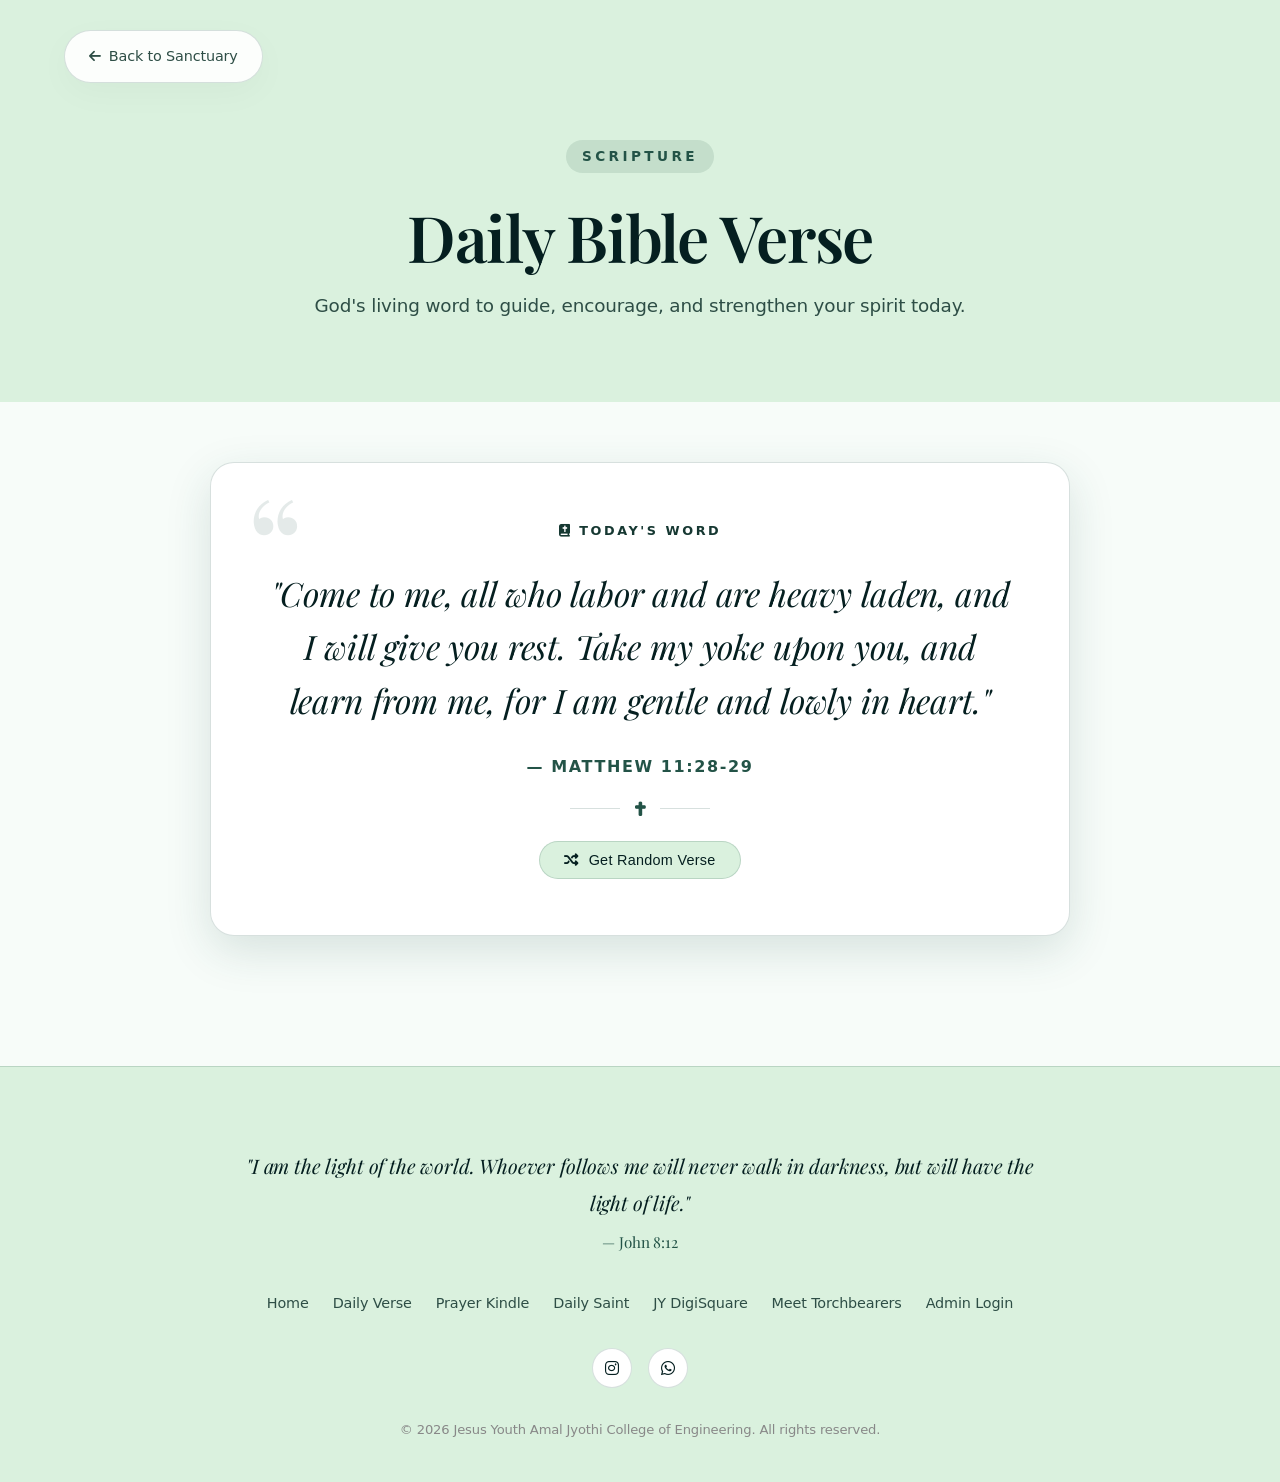
<file: verse.html>
<!DOCTYPE html>
<html lang="en">
<head>
  <meta charset="UTF-8">
  <meta name="viewport" content="width=device-width, initial-scale=1.0">
  <title>Daily Bible Verse | Jesus Youth AJCE</title>
  <meta name="description" content="Receive today's sacred scripture verse and reflection from Jesus Youth AJCE. Auto-updated daily.">
  <link rel="icon" type="image/png" href="assets/meta_icon.png">
  <link rel="preconnect" href="https://fonts.googleapis.com">
  <link rel="preconnect" href="https://fonts.gstatic.com" crossorigin>
    <link
    href="https://fonts.googleapis.com/css2?family=Poppins:wght@300;400;500;600;700&family=Playfair+Display:ital,wght@0,500;0,600;0,700;1,400;1,600&display=swap"
    rel="stylesheet">
  <link rel="stylesheet" href="https://cdnjs.cloudflare.com/ajax/libs/font-awesome/6.4.0/css/all.min.css">
  <link rel="stylesheet" href="css/sanctuary.css">
</head>
<body>

  <!-- Simple Floating Back Button -->
  <div class="back-home-container">
    <a href="index.html" class="back-home-link">
      <i class="fas fa-arrow-left"></i> Back to Sanctuary
    </a>
  </div>

  <!-- Header Banner -->
  <section style="background: var(--soft-cream); padding: 140px 24px 60px 24px; text-align: center;">
    <span class="section-tag">Scripture</span>
    <h1 style="margin-top: 10px;">Daily Bible Verse</h1>
    <p class="section-subtitle">God's living word to guide, encourage, and strengthen your spirit today.</p>
  </section>

  <!-- Sacred Card -->
  <section class="section-wrapper" style="padding-top: 60px;">
    <div class="verse-card reveal-on-scroll">
      <span class="verse-tag" id="verse-tag-label"><i class="fas fa-book-bible"></i> Today's Word</span>
      <blockquote class="verse-text" id="daily-verse-text">
        Loading scripture...
      </blockquote>
      <div class="verse-ref" id="daily-verse-ref">— ...</div>

      <div class="divider-cross" style="margin-bottom: 25px;">
        <i class="fas fa-cross"></i>
      </div>

      <!-- Option to Generate Random Verse -->
      <div style="text-align: center; margin-top: 10px;">
        <button id="random-verse-btn" class="btn-sanctuary btn-secondary" style="padding: 10px 24px; font-size: 0.9rem;">
          <i class="fas fa-shuffle"></i> Get Random Verse
        </button>
      </div>
    </div>
  </section>

  <!-- Footer -->
  <footer class="sanctuary-footer">
    <div class="footer-content">
      <p class="footer-quote">
        "I am the light of the world. Whoever follows me will never walk in darkness, but will have the light of life."
        <br><span style="font-size: 0.95rem; color: var(--muted-gold); font-style: normal;">— John 8:12</span>
      </p>

      <ul class="footer-links">
        <li><a href="index.html">Home</a></li>
        <li><a href="verse.html">Daily Verse</a></li>
        <li><a href="kindle.html">Prayer Kindle</a></li>
        <li><a href="saint.html">Daily Saint</a></li>
        <li><a href="digisquare.html">JY DigiSquare</a></li>
        <li><a href="torchbearers.html">Meet Torchbearers</a></li>
        <li><a href="admin.html">Admin Login</a></li>
      </ul>

      <div class="footer-socials">
        <a href="https://www.instagram.com/jyajce?igsh=dXR3a3Nwc3JmMWVi" target="_blank" rel="noopener" class="social-icon-btn" aria-label="Instagram">
          <i class="fab fa-instagram"></i>
        </a>
        <a href="https://whatsapp.com/channel/0029Vb6OlC3EFeXkzhNLaG45" target="_blank" rel="noopener" class="social-icon-btn" aria-label="Whatsapp">
          <i class="fab fa-whatsapp"></i>
        </a>
      </div>

      <div class="footer-copy">
        &copy; <span id="year">2026</span> Jesus Youth Amal Jyothi College of Engineering. All rights reserved.
      </div>
    </div>
  </footer>

  <script>
    document.getElementById('year').textContent = new Date().getFullYear();

    const fallbackVerses = [
      { text: "Trust in the Lord with all your heart, and do not lean on your own understanding. In all your ways acknowledge Him, and He will make straight your paths.", ref: "Proverbs 3:5-6" },
      { text: "The Lord is my shepherd; I shall not want. He makes me lie down in green pastures; He leads me beside still waters.", ref: "Psalm 23:1-2" },
      { text: "Come to me, all who labor and are heavy laden, and I will give you rest. Take my yoke upon you, and learn from me, for I am gentle and lowly in heart.", ref: "Matthew 11:28-29" },
      { text: "For I know the plans I have for you, declares the Lord, plans for welfare and not for evil, to give you a future and a hope.", ref: "Jeremiah 29:11" },
      { text: "Do not be anxious about anything, but in everything by prayer and supplication with thanksgiving let your requests be made known to God.", ref: "Philippians 4:6" },
      { text: "I can do all things through Him who strengthens me.", ref: "Philippians 4:13" },
      { text: "The light shines in the darkness, and the darkness has not overcome it.", ref: "John 1:5" }
    ];

    async function loadVerse(order = 'daily') {
      const textEl = document.getElementById('daily-verse-text');
      const refEl = document.getElementById('daily-verse-ref');
      const labelEl = document.getElementById('verse-tag-label');
      
      if (order === 'random') {
        labelEl.innerHTML = '<i class="fas fa-shuffle"></i> Random Word of God';
      } else {
        labelEl.innerHTML = '<i class="fas fa-book-bible"></i> Today\'s Word';
      }

      textEl.textContent = "Loading scripture...";
      refEl.textContent = "— ...";

      try {
        const response = await fetch(`https://beta.ourmanna.com/api/v1/get?format=json&order=${order}`, {
          headers: {
            'Accept': 'application/json'
          }
        });
        
        if (!response.ok) throw new Error("Network response was not ok");
        
        const data = await response.json();
        const { text, reference, version } = data.verse.details;

        textEl.textContent = `"${text.trim()}"`;
        refEl.textContent = `— ${reference} (${version})`;
      } catch (error) {
        console.error("Failed to fetch verse, using fallback:", error);
        
        // Pick a fallback verse
        let verse;
        if (order === 'random') {
          verse = fallbackVerses[Math.floor(Math.random() * fallbackVerses.length)];
        } else {
          const now = new Date();
          const start = new Date(now.getFullYear(), 0, 0);
          const diff = now - start;
          const dayOfYear = Math.floor(diff / (1000 * 60 * 60 * 24));
          verse = fallbackVerses[dayOfYear % fallbackVerses.length];
        }
        
        textEl.textContent = `"${verse.text}"`;
        refEl.textContent = `— ${verse.ref}`;
      }
    }

    // Check if url query parameter asks for random
    const urlParams = new URLSearchParams(window.location.search);
    const initialOrder = urlParams.get('type') === 'random' ? 'random' : 'daily';
    
    // Load initial verse
    loadVerse(initialOrder);

    // Bind event for random verse button
    document.getElementById('random-verse-btn').addEventListener('click', () => {
      loadVerse('random');
    });

    const observer = new IntersectionObserver((entries) => {
      entries.forEach(entry => {
        if (entry.isIntersecting) entry.target.classList.add('is-visible');
      });
    }, { threshold: 0.15 });
    document.querySelectorAll('.reveal-on-scroll').forEach(el => observer.observe(el));
  </script>
</body>
</html>
</file>
<file: css/sanctuary.css>
/* ==========================================================================
   JESUS YOUTH AJCE - DIGITAL SANCTUARY DESIGN SYSTEM
   Theme: Peaceful, Warm, Minimal, Emotionally Engaging, Deeply Spiritual
   ========================================================================== */

/* --------------------------------------------------------------------------
   1. COLOR PALETTE & DESIGN TOKENS
   -------------------------------------------------------------------------- */
:root {
  --warm-white: #F4FAF6;
  --soft-cream: #DAF1DE;
  --muted-gold: #235347;
  --gold-hover: #0B2B26;
  --gold-soft: rgba(35, 83, 71, 0.12);
  --olive-green: #163832;
  --olive-soft: rgba(22, 56, 50, 0.1);
  --charcoal: #051F20;
  --charcoal-light: #2E4E46;
  --bg-light: #F7FCF9;
  --card-bg: rgba(255, 255, 255, 0.9);
  --card-shadow: 0 10px 35px rgba(5, 31, 32, 0.03);
  --card-shadow-hover: 0 18px 45px rgba(5, 31, 32, 0.06);
  --border-subtle: rgba(35, 83, 71, 0.18);
  --radius-lg: 24px;
  --radius-md: 16px;
  --radius-sm: 10px;
  --transition-smooth: all 0.4s cubic-bezier(0.16, 1, 0.3, 1);
}

/* --------------------------------------------------------------------------
   2. GLOBAL RESETS & TYPOGRAPHY
   -------------------------------------------------------------------------- */
*,
*::before,
*::after {
  box-sizing: border-box;
  margin: 0;
  padding: 0;
}

html {
  scroll-behavior: smooth;
  font-size: 16px;
}

body {
  font-family: 'Inter', system-ui, -apple-system, sans-serif;
  background-color: var(--bg-light);
  color: var(--charcoal);
  line-height: 1.85;
  letter-spacing: -0.01em;
  overflow-x: hidden;
  -webkit-font-smoothing: antialiased;
}

/* Headings */
h1,
h2,
h3,
h4,
.serif-font {
  font-family: 'Bezoria', 'Playfair Display', Georgia, serif;
  font-weight: 600;
  color: var(--charcoal);
  line-height: 1.25;
}

h1 {
  font-size: clamp(2.5rem, 5vw, 4.2rem);
  letter-spacing: -0.02em;
}

h2 {
  font-size: clamp(2rem, 3.5vw, 3rem);
  letter-spacing: -0.01em;
}

h3 {
  font-size: clamp(1.4rem, 2.5vw, 2rem);
}

h4 {
  font-size: 1.2rem;
}

p {
  color: var(--charcoal-light);
  font-size: 1.05rem;
  margin-bottom: 1.2rem;
}

p.lead {
  font-size: 1.25rem;
  font-weight: 300;
  line-height: 1.9;
}

a {
  color: inherit;
  text-decoration: none;
  transition: var(--transition-smooth);
}

/* --------------------------------------------------------------------------
   3. REUSABLE COMPONENTS & UTILITIES
   -------------------------------------------------------------------------- */
.section-wrapper {
  padding: 130px 24px;
  max-width: 1240px;
  margin: 0 auto;
  position: relative;
}

.section-header {
  text-align: center;
  max-width: 700px;
  margin: 0 auto 70px auto;
}

.section-tag {
  display: inline-block;
  font-size: 0.85rem;
  font-weight: 600;
  text-transform: uppercase;
  letter-spacing: 0.25em;
  color: var(--muted-gold);
  margin-bottom: 14px;
  padding: 4px 16px;
  background: var(--gold-soft);
  border-radius: 50px;
}

.section-subtitle {
  font-size: 1.15rem;
  color: var(--charcoal-light);
  font-weight: 300;
  margin-top: 12px;
}

.divider-cross {
  display: flex;
  align-items: center;
  justify-content: center;
  margin: 20px 0;
  gap: 15px;
}

.divider-cross::before,
.divider-cross::after {
  content: '';
  height: 1px;
  width: 50px;
  background: var(--border-subtle);
}

.divider-cross i {
  color: var(--muted-gold);
  font-size: 0.9rem;
}

.card-sanctuary {
  background: var(--card-bg);
  border-radius: var(--radius-lg);
  padding: 44px;
  border: 1px solid var(--border-subtle);
  box-shadow: var(--card-shadow);
  transition: var(--transition-smooth);
  backdrop-filter: blur(12px);
}

.card-sanctuary:hover {
  transform: translateY(-4px);
  box-shadow: var(--card-shadow-hover);
  border-color: rgba(35, 83, 71, 0.35);
}

/* Buttons */
.btn-sanctuary {
  display: inline-flex;
  align-items: center;
  gap: 10px;
  padding: 16px 36px;
  border-radius: 50px;
  font-size: 0.98rem;
  font-weight: 500;
  letter-spacing: 0.02em;
  cursor: pointer;
  border: none;
  transition: var(--transition-smooth);
}

.btn-primary {
  background: var(--muted-gold);
  color: #FFFFFF;
  box-shadow: 0 8px 25px rgba(35, 83, 71, 0.28);
}

.btn-primary:hover {
  background: var(--gold-hover);
  transform: translateY(-2px);
  box-shadow: 0 12px 30px rgba(35, 83, 71, 0.38);
}

.btn-secondary {
  background: var(--soft-cream);
  color: var(--charcoal);
  border: 1px solid var(--border-subtle);
}

.btn-secondary:hover {
  background: #EFE8DA;
  transform: translateY(-2px);
}

/* --------------------------------------------------------------------------
   5. HERO SECTION
   -------------------------------------------------------------------------- */
.hero-section {
  min-height: 100vh;
  position: relative;
  display: flex;
  align-items: center;
  justify-content: center;
  padding: 80px 24px;
  background: linear-gradient(180deg, var(--soft-cream) 0%, var(--bg-light) 100%);
  overflow: hidden;
}

.hero-bg-overlay {
  position: absolute;
  top: 0;
  left: 0;
  width: 100%;
  height: 100%;
  background: radial-gradient(circle at 50% 30%, rgba(35, 83, 71, 0.15) 0%, rgba(247, 252, 249, 0.9) 70%);
  pointer-events: none;
}

.hero-chapel-img {
  position: absolute;
  top: 0;
  left: 0;
  width: 100%;
  height: 100%;
  object-fit: cover;
  opacity: 0.20;
  filter: sepia(20%) saturate(80%);
}

.hero-content {
  position: relative;
  z-index: 2;
  text-align: center;
  max-width: 820px;
  margin: -40px auto 0 auto;
}

.hero-logo-wrapper {
  display: inline-flex;
  align-items: center;
  justify-content: center;
  padding: 16px 36px;
  background: rgba(255, 255, 255, 0.01);
  backdrop-filter: blur(2px);
  -webkit-backdrop-filter: blur(2px);
  border: none;
  border-radius: 100px;
  margin: 0 auto 28px auto;
  box-shadow: 0 10px 40px rgba(255, 255, 255, 0.03);
}

.hero-logo {
  height: 120px;
  width: auto;
  max-width: 100%;
  display: block;
}

.hero-badge {
  display: inline-flex;
  align-items: center;
  gap: 8px;
  font-size: 17px;
  font-weight: bolder;
  text-transform: uppercase;
  letter-spacing: 0.25em;
  color: var(--muted-gold);
  font-weight: 600;
  margin-bottom: 20px;
}

.hero-title {
  font-size: clamp(2.6rem, 5.5vw, 4.4rem);
  font-weight: 700;
  margin-bottom: 24px;
  color: var(--charcoal);
  line-height: 1.18;
}

.hero-subtitle {
  font-size: 1.25rem;
  font-weight: 300;
  color: var(--charcoal-light);
  margin-bottom: 40px;
  max-width: 680px;
  margin-left: auto;
  margin-right: auto;
}

.hero-actions {
  display: flex;
  align-items: center;
  justify-content: center;
  gap: 20px;
  flex-wrap: wrap;
}

.hero-scroll-indicator {
  position: absolute;
  bottom: 30px;
  left: 50%;
  transform: translateX(-50%);
  display: flex;
  flex-direction: column;
  align-items: center;
  gap: 8px;
  color: var(--muted-gold);
  font-size: 0.75rem;
  letter-spacing: 0.15em;
  text-transform: uppercase;
  opacity: 0.7;
  transition: var(--transition-smooth);
}

.hero-scroll-indicator i {
  animation: bounceDown 2s infinite;
}

@keyframes bounceDown {

  0%,
  20%,
  50%,
  80%,
  100% {
    transform: translateY(0);
  }

  40% {
    transform: translateY(6px);
  }

  60% {
    transform: translateY(3px);
  }
}

/* --------------------------------------------------------------------------
   6. DAILY BIBLE VERSE SECTION (SACRED CARD)
   -------------------------------------------------------------------------- */
.verse-section {
  background: var(--soft-cream);
  padding: 100px 24px;
  position: relative;
}

.verse-card {
  max-width: 860px;
  margin: 0 auto;
  background: #FFFFFF;
  border-radius: var(--radius-lg);
  padding: 56px;
  text-align: center;
  border: 1px solid var(--border-subtle);
  box-shadow: 0 15px 45px rgba(35, 83, 71, 0.15);
  position: relative;
  overflow: hidden;
}

.verse-card::before {
  content: '“';
  font-family: 'Bezoria', 'Playfair Display', serif;
  position: absolute;
  top: 10px;
  left: 35px;
  font-size: 140px;
  color: var(--gold-soft);
  line-height: 1;
  pointer-events: none;
}

.verse-tag {
  font-size: 0.8rem;
  text-transform: uppercase;
  letter-spacing: 0.2em;
  color: var(--olive-green);
  font-weight: 600;
  margin-bottom: 24px;
  display: block;
}

.verse-text {
  font-family: 'Bezoria', 'Playfair Display', Georgia, serif;
  font-size: clamp(1.4rem, 2.8vw, 2.1rem);
  font-style: italic;
  color: var(--charcoal);
  line-height: 1.6;
  margin-bottom: 24px;
  position: relative;
  z-index: 1;
}

.verse-ref {
  font-size: 1rem;
  font-weight: 600;
  letter-spacing: 0.1em;
  color: var(--muted-gold);
  text-transform: uppercase;
}

/* --------------------------------------------------------------------------
   7. ABOUT, MISSION & VISION SECTION
   -------------------------------------------------------------------------- */
.about-grid {
  display: grid;
  grid-template-columns: 1fr 1fr;
  gap: 60px;
  align-items: center;
}

.about-image-frame {
  position: relative;
  border-radius: var(--radius-lg);
  overflow: hidden;
  box-shadow: var(--card-shadow-hover);
}

.about-image-frame img {
  width: 100%;
  height: 480px;
  object-fit: cover;
  display: block;
  transition: var(--transition-smooth);
}

.about-image-frame:hover img {
  transform: scale(1.03);
}

.about-badge-floating {
  position: absolute;
  bottom: 30px;
  right: 30px;
  background: rgba(250, 249, 246, 0.95);
  backdrop-filter: blur(10px);
  padding: 18px 28px;
  border-radius: var(--radius-md);
  border: 1px solid var(--border-subtle);
  box-shadow: 0 10px 25px rgba(0, 0, 0, 0.06);
}

.about-badge-title {
  font-family: 'Bezoria', 'Playfair Display', serif;
  font-weight: 700;
  font-size: 1.1rem;
  color: var(--charcoal);
}

.about-badge-sub {
  font-size: 0.8rem;
  color: var(--muted-gold);
}

.mission-vision-grid {
  display: grid;
  grid-template-columns: 1fr 1fr;
  gap: 32px;
  margin-top: 60px;
}

.mv-card {
  padding: 36px;
  border-radius: var(--radius-md);
  background: #FFFFFF;
  border: 1px solid var(--border-subtle);
  transition: var(--transition-smooth);
}

.mv-card:hover {
  transform: translateY(-4px);
  box-shadow: var(--card-shadow);
}

.mv-icon {
  width: 50px;
  height: 50px;
  background: var(--gold-soft);
  border-radius: 50%;
  display: flex;
  align-items: center;
  justify-content: center;
  color: var(--muted-gold);
  font-size: 1.2rem;
  margin-bottom: 20px;
}

/* --------------------------------------------------------------------------
   8. AUDIO DEVOTIONALS (KARUNA KONTHA & JAPAMALA)
   -------------------------------------------------------------------------- */
.audio-section {
  background: linear-gradient(180deg, var(--bg-light) 0%, var(--soft-cream) 100%);
}

.audio-grid {
  display: grid;
  grid-template-columns: repeat(auto-fit, minmax(340px, 1fr));
  gap: 40px;
}

.audio-card {
  background: #FFFFFF;
  border-radius: var(--radius-lg);
  padding: 40px;
  border: 1px solid var(--border-subtle);
  box-shadow: var(--card-shadow);
  display: flex;
  flex-direction: column;
  justify-content: space-between;
  position: relative;
  overflow: hidden;
}

.audio-artwork {
  height: 220px;
  border-radius: var(--radius-md);
  overflow: hidden;
  margin-bottom: 28px;
  position: relative;
}

.audio-artwork img {
  width: 100%;
  height: 100%;
  object-fit: cover;
}

.audio-tag {
  font-size: 0.78rem;
  font-weight: 600;
  letter-spacing: 0.2em;
  text-transform: uppercase;
  color: var(--olive-green);
  margin-bottom: 8px;
  display: block;
}

.audio-title {
  font-size: 1.6rem;
  margin-bottom: 12px;
}

.audio-desc {
  font-size: 0.95rem;
  color: var(--charcoal-light);
  margin-bottom: 28px;
}

/* Audio Player UI Controls */
.player-controls-wrapper {
  background: var(--bg-light);
  border-radius: var(--radius-md);
  padding: 20px;
  border: 1px solid var(--border-subtle);
}

.player-main-btn {
  display: flex;
  align-items: center;
  gap: 16px;
  margin-bottom: 14px;
}

.btn-play {
  width: 52px;
  height: 52px;
  border-radius: 50%;
  background: var(--muted-gold);
  color: #FFFFFF;
  border: none;
  display: flex;
  align-items: center;
  justify-content: center;
  font-size: 1.1rem;
  cursor: pointer;
  transition: var(--transition-smooth);
}

.btn-play:hover {
  background: var(--gold-hover);
  transform: scale(1.05);
}

.player-status-text {
  font-size: 0.9rem;
  font-weight: 500;
  color: var(--charcoal);
}

.player-progress-bar {
  width: 100%;
  height: 5px;
  background: #EAE6DF;
  border-radius: 5px;
  cursor: pointer;
  position: relative;
  overflow: hidden;
}

.player-progress-fill {
  width: 0%;
  height: 100%;
  background: var(--muted-gold);
  transition: width 0.1s linear;
}

.player-timestamps {
  display: flex;
  justify-content: space-between;
  font-size: 0.75rem;
  color: #888888;
  margin-top: 8px;
}

/* --------------------------------------------------------------------------
   9. SAINT OF THE DAY
   -------------------------------------------------------------------------- */
.saint-section {
  padding: 120px 24px;
}

.saint-card-wrapper {
  max-width: 960px;
  margin: 0 auto;
  background: #FFFFFF;
  border-radius: var(--radius-lg);
  border: 1px solid var(--border-subtle);
  box-shadow: var(--card-shadow);
  display: grid;
  grid-template-columns: 360px 1fr;
  overflow: hidden;
}

.saint-portrait-col {
  background: var(--soft-cream);
  padding: 40px;
  display: flex;
  flex-direction: column;
  align-items: center;
  justify-content: center;
  text-align: center;
  border-right: 1px solid var(--border-subtle);
}

.saint-avatar {
  width: 180px;
  height: 180px;
  border-radius: 50%;
  object-fit: cover;
  border: 4px solid #FFFFFF;
  box-shadow: 0 10px 25px rgba(0, 0, 0, 0.08);
  margin-bottom: 24px;
}

.saint-name {
  font-size: 1.8rem;
  margin-bottom: 6px;
}

.saint-feast {
  font-size: 0.85rem;
  font-weight: 600;
  letter-spacing: 0.15em;
  text-transform: uppercase;
  color: var(--muted-gold);
}

.saint-details-col {
  padding: 48px;
  display: flex;
  flex-direction: column;
  justify-content: center;
}

.saint-section-label {
  font-size: 0.8rem;
  font-weight: 600;
  text-transform: uppercase;
  letter-spacing: 0.2em;
  color: var(--olive-green);
  margin-bottom: 8px;
}

.saint-quote-box {
  background: var(--bg-light);
  border-left: 3px solid var(--muted-gold);
  padding: 18px 24px;
  margin: 20px 0;
  font-family: 'Bezoria', 'Playfair Display', serif;
  font-style: italic;
  font-size: 1.05rem;
  color: var(--charcoal);
}

/* --------------------------------------------------------------------------
   10. UPCOMING EVENTS
   -------------------------------------------------------------------------- */
.events-grid {
  display: grid;
  grid-template-columns: repeat(auto-fit, minmax(320px, 1fr));
  gap: 30px;
}

.event-card {
  background: #FFFFFF;
  border-radius: var(--radius-md);
  padding: 36px;
  border: 1px solid var(--border-subtle);
  box-shadow: var(--card-shadow);
  transition: var(--transition-smooth);
  display: flex;
  flex-direction: column;
  justify-content: space-between;
}

.event-card:hover {
  transform: translateY(-5px);
  box-shadow: var(--card-shadow-hover);
}

.event-date-badge {
  display: inline-flex;
  flex-direction: column;
  align-items: center;
  background: var(--gold-soft);
  padding: 10px 18px;
  border-radius: 12px;
  width: max-content;
  margin-bottom: 24px;
}

.event-date-day {
  font-family: 'Bezoria', 'Playfair Display', serif;
  font-size: 1.6rem;
  font-weight: 700;
  color: var(--muted-gold);
  line-height: 1;
}

.event-date-month {
  font-size: 0.75rem;
  font-weight: 600;
  text-transform: uppercase;
  letter-spacing: 0.1em;
  color: var(--charcoal);
}

.event-title {
  font-size: 1.4rem;
  margin-bottom: 12px;
}

.event-meta {
  display: flex;
  flex-direction: column;
  gap: 8px;
  font-size: 0.9rem;
  color: var(--charcoal-light);
  margin-bottom: 28px;
}

.event-meta-item {
  display: flex;
  align-items: center;
  gap: 10px;
}

.event-meta-item i {
  color: var(--muted-gold);
  font-size: 0.85rem;
}

/* --------------------------------------------------------------------------
   11. GALLERY & LIGHTBOX
   -------------------------------------------------------------------------- */
.gallery-grid {
  display: grid;
  grid-template-columns: repeat(auto-fill, minmax(280px, 1fr));
  gap: 24px;
}

.gallery-item {
  position: relative;
  border-radius: var(--radius-md);
  overflow: hidden;
  height: 260px;
  cursor: pointer;
  box-shadow: var(--card-shadow);
}

.gallery-item img {
  width: 100%;
  height: 100%;
  object-fit: cover;
  transition: var(--transition-smooth);
}

.gallery-overlay {
  position: absolute;
  inset: 0;
  background: rgba(43, 43, 43, 0.4);
  display: flex;
  align-items: center;
  justify-content: center;
  opacity: 0;
  transition: var(--transition-smooth);
  color: #FFFFFF;
  font-size: 1.5rem;
}

.gallery-item:hover img {
  transform: scale(1.06);
}

.gallery-item:hover .gallery-overlay {
  opacity: 1;
}

/* Lightbox Modal */
.lightbox-modal {
  position: fixed;
  inset: 0;
  background: rgba(0, 0, 0, 0.85);
  backdrop-filter: blur(10px);
  z-index: 2000;
  display: flex;
  align-items: center;
  justify-content: center;
  opacity: 0;
  pointer-events: none;
  transition: var(--transition-smooth);
}

.lightbox-modal.active {
  opacity: 1;
  pointer-events: auto;
}

.lightbox-img {
  max-width: 85vw;
  max-height: 85vh;
  border-radius: var(--radius-md);
  box-shadow: 0 20px 50px rgba(0, 0, 0, 0.5);
}

.lightbox-close {
  position: absolute;
  top: 30px;
  right: 40px;
  color: #FFFFFF;
  font-size: 2rem;
  background: none;
  border: none;
  cursor: pointer;
}

/* --------------------------------------------------------------------------
   12. CONTACT & PRAYER REQUEST
   -------------------------------------------------------------------------- */
.contact-grid {
  display: grid;
  grid-template-columns: 1fr 1fr;
  gap: 50px;
}

.contact-info-card {
  background: #FFFFFF;
  border-radius: var(--radius-lg);
  padding: 44px;
  border: 1px solid var(--border-subtle);
  box-shadow: var(--card-shadow);
}

.contact-detail-item {
  display: flex;
  align-items: flex-start;
  gap: 20px;
  margin-bottom: 28px;
}

.contact-icon {
  width: 44px;
  height: 44px;
  border-radius: 50%;
  background: var(--gold-soft);
  color: var(--muted-gold);
  display: flex;
  align-items: center;
  justify-content: center;
  font-size: 1.1rem;
  flex-shrink: 0;
}

.contact-form {
  background: #FFFFFF;
  border-radius: var(--radius-lg);
  padding: 44px;
  border: 1px solid var(--border-subtle);
  box-shadow: var(--card-shadow);
}

.form-group {
  margin-bottom: 24px;
}

.form-label {
  display: block;
  font-size: 0.88rem;
  font-weight: 500;
  color: var(--charcoal);
  margin-bottom: 8px;
}

.form-input,
.form-textarea {
  width: 100%;
  padding: 14px 18px;
  border-radius: var(--radius-sm);
  border: 1px solid #E2DDD5;
  background: var(--bg-light);
  font-family: inherit;
  font-size: 0.95rem;
  color: var(--charcoal);
  transition: var(--transition-smooth);
}

.form-input:focus,
.form-textarea:focus {
  outline: none;
  border-color: var(--muted-gold);
  background: #FFFFFF;
  box-shadow: 0 0 0 3px rgba(35, 83, 71, 0.15);
}

/* Map Embed container */
.map-container {
  width: 100%;
  height: 220px;
  border-radius: var(--radius-md);
  overflow: hidden;
  border: 1px solid var(--border-subtle);
  margin-top: 24px;
}

.map-container iframe {
  width: 100%;
  height: 100%;
  border: 0;
}

/* --------------------------------------------------------------------------
   13. FOOTER
   -------------------------------------------------------------------------- */
.sanctuary-footer {
  background: var(--soft-cream);
  padding: 80px 24px 40px 24px;
  border-top: 1px solid var(--border-subtle);
  text-align: center;
}

.footer-content {
  max-width: 800px;
  margin: 0 auto;
}

.footer-quote {
  font-family: 'Bezoria', 'Playfair Display', serif;
  font-style: italic;
  font-size: 1.25rem;
  color: var(--charcoal);
  margin-bottom: 30px;
}

.footer-links {
  display: flex;
  justify-content: center;
  gap: 24px;
  list-style: none;
  margin-bottom: 30px;
  flex-wrap: wrap;
}

.footer-links a {
  font-size: 0.9rem;
  color: var(--charcoal-light);
}

.footer-links a:hover {
  color: var(--muted-gold);
}

.footer-socials {
  display: flex;
  justify-content: center;
  gap: 16px;
  margin-bottom: 30px;
}

.social-icon-btn {
  width: 40px;
  height: 40px;
  border-radius: 50%;
  background: #FFFFFF;
  border: 1px solid var(--border-subtle);
  display: flex;
  align-items: center;
  justify-content: center;
  color: var(--charcoal);
  transition: var(--transition-smooth);
}

.social-icon-btn:hover {
  background: var(--muted-gold);
  color: #FFFFFF;
  transform: translateY(-3px);
}

.footer-copy {
  font-size: 0.82rem;
  color: #888888;
}

/* --------------------------------------------------------------------------
   14. ANIMATION UTILITIES (SCROLL REVEAL)
   -------------------------------------------------------------------------- */
.reveal-on-scroll {
  opacity: 0;
  transform: translateY(30px);
  transition: opacity 0.8s ease, transform 0.8s ease;
}

.reveal-on-scroll.is-visible {
  opacity: 1;
  transform: translateY(0);
}

/* --------------------------------------------------------------------------
   15. RESPONSIVE BREAKPOINTS
   -------------------------------------------------------------------------- */
@media (max-width: 992px) {

  .about-grid,
  .mission-vision-grid,
  .audio-grid,
  .saint-card-wrapper,
  .contact-grid {
    grid-template-columns: 1fr;
  }

  .saint-card-wrapper {
    grid-template-columns: 1fr;
  }

  .saint-portrait-col {
    border-right: none;
    border-bottom: 1px solid var(--border-subtle);
  }
}

@media (max-width: 768px) {
  .navbar-sanctuary .nav-menu {
    position: fixed;
    top: 72px;
    left: 0;
    right: 0;
    background: rgba(250, 249, 246, 0.98);
    backdrop-filter: blur(16px);
    flex-direction: column;
    padding: 30px 0;
    gap: 20px;
    box-shadow: 0 10px 30px rgba(0, 0, 0, 0.08);
    transform: translateY(-150%);
    transition: transform 0.4s ease;
    border-bottom: 1px solid var(--border-subtle);
  }

  .navbar-sanctuary .nav-menu.active {
    transform: translateY(0);
  }

  .mobile-toggle {
    display: block;
  }

  .section-wrapper {
    padding: 80px 20px;
  }

  .verse-card,
  .card-sanctuary {
    padding: 30px 20px;
  }
}

/* ==========================================================================
   16. FLOATING BACK BUTTON & PATHWAYS UPDATES
   ========================================================================== */
.logo-top-left-container {
  position: absolute;
  top: 30px;
  left: 3%;
  z-index: 1000;
}

.logo-top-left {
  height: 90px;
  width: auto;
  object-fit: contain;
  transition: var(--transition-smooth);
  filter: drop-shadow(0 4px 10px rgba(0, 0, 0, 0.05));
}

.logo-top-left:hover {
  transform: scale(1.05);
}

.back-home-container {
  position: absolute;
  top: 30px;
  left: 5%;
  z-index: 1000;
}

.back-home-link {
  display: inline-flex;
  align-items: center;
  gap: 8px;
  font-size: 0.9rem;
  font-weight: 500;
  color: var(--charcoal-light);
  background: var(--card-bg);
  padding: 12px 24px;
  border-radius: 50px;
  border: 1px solid var(--border-subtle);
  box-shadow: var(--card-shadow);
  backdrop-filter: blur(12px);
  transition: var(--transition-smooth);
}

.back-home-link:hover {
  color: var(--muted-gold);
  transform: translateX(-4px);
  box-shadow: var(--card-shadow-hover);
  border-color: rgba(35, 83, 71, 0.35);
}

.back-home-link i {
  font-size: 0.85rem;
  transition: var(--transition-smooth);
}

.back-home-link:hover i {
  transform: translateX(-2px);
}

/* Pathways Two-Row Layout */
.pathways-container {
  display: flex;
  flex-direction: column;
  gap: 30px;
  margin-top: 40px;
}

.pathways-row-3col {
  display: grid;
  grid-template-columns: repeat(3, 1fr);
  gap: 30px;
}

.pathways-row-2col {
  display: grid;
  grid-template-columns: repeat(2, 1fr);
  gap: 30px;
  max-width: 820px;
  margin: 0 auto;
  width: 100%;
}

@media (max-width: 992px) {
  .pathways-row-3col {
    grid-template-columns: repeat(2, 1fr);
  }
}

@media (max-width: 768px) {

  .pathways-row-3col,
  .pathways-row-2col {
    grid-template-columns: 1fr;
  }

  .logo-top-left-container {
    position: absolute;
    top: 15px;
    left: 15px;
    z-index: 1000;
  }

  .logo-top-left {
    height: 42px;
  }

  .hero-logo-wrapper {
    padding: 10px 24px;
    margin-bottom: 20px;
  }

  .hero-logo {
    height: 70px;
  }

  .hero-section {
    padding-top: 100px;
  }

  .back-home-container {
    position: relative;
    top: 20px;
    left: 20px;
    margin-bottom: -30px;
  }
}

/* Holy Qurbana Liturgy Reader */
.liturgy-container {
  max-width: 960px;
  margin: 0 auto;
  background: #FFFFFF;
  border-radius: var(--radius-lg);
  border: 1px solid var(--border-subtle);
  box-shadow: var(--card-shadow);
  overflow: hidden;
}

.liturgy-tabs {
  display: flex;
  background: var(--soft-cream);
  border-bottom: 1px solid var(--border-subtle);
  overflow-x: auto;
  scrollbar-width: none;
}

.liturgy-tabs::-webkit-scrollbar {
  display: none;
}

.liturgy-tab-btn {
  flex: 1;
  min-width: 160px;
  padding: 20px 15px;
  background: none;
  border: none;
  font-family: 'Bezoria', 'Playfair Display', serif;
  font-size: 1.05rem;
  font-weight: 600;
  color: var(--charcoal-light);
  cursor: pointer;
  transition: var(--transition-smooth);
  border-bottom: 3px solid transparent;
  text-align: center;
  white-space: nowrap;
}

.liturgy-tab-btn:hover {
  color: var(--muted-gold);
  background: rgba(35, 83, 71, 0.05);
}

.liturgy-tab-btn.active {
  color: var(--muted-gold);
  background: #FFFFFF;
  border-bottom-color: var(--muted-gold);
}

.liturgy-content {
  padding: 48px;
  min-height: 400px;
}

.liturgy-pane {
  display: none;
  animation: fadeIn 0.5s ease;
}

.liturgy-pane.active {
  display: block;
}

@keyframes fadeIn {
  from {
    opacity: 0;
    transform: translateY(10px);
  }

  to {
    opacity: 1;
    transform: translateY(0);
  }
}

.liturgy-instruction {
  font-size: 0.88rem;
  color: var(--olive-green);
  font-weight: 500;
  text-transform: uppercase;
  letter-spacing: 0.1em;
  margin-bottom: 16px;
  border-bottom: 1px dashed var(--border-subtle);
  padding-bottom: 6px;
}

.liturgy-line {
  margin-bottom: 20px;
  line-height: 1.8;
}

.liturgy-role {
  font-weight: 700;
  font-family: 'Bezoria', 'Playfair Display', serif;
  font-size: 1rem;
  display: block;
  margin-bottom: 2px;
  letter-spacing: 0.02em;
}

.liturgy-role.celebrant {
  color: var(--muted-gold);
}

.liturgy-role.response {
  color: var(--charcoal);
}

.liturgy-text {
  font-size: 1.05rem;
  color: var(--charcoal-light);
}

.liturgy-text-italic {
  font-style: italic;
  font-family: 'Bezoria', 'Playfair Display', Georgia, serif;
  font-size: 1.1rem;
  color: var(--charcoal);
}

@media (max-width: 768px) {
  .liturgy-content {
    padding: 30px 20px;
  }

  .liturgy-tab-btn {
    padding: 15px 10px;
    font-size: 0.95rem;
  }
}

/* Reveal on Scroll Animations */
.reveal-on-scroll {
  opacity: 0;
  transform: translateY(30px);
  transition: opacity 0.8s cubic-bezier(0.16, 1, 0.3, 1), transform 0.8s cubic-bezier(0.16, 1, 0.3, 1);
  will-change: opacity, transform;
}

.reveal-on-scroll.is-visible {
  opacity: 1;
  transform: translateY(0);
}

/* ==========================================================================
   17. GLOBAL MODAL DIALOGS
   ========================================================================== */
.admin-modal {
  display: none;
  position: fixed;
  top: 0;
  left: 0;
  right: 0;
  bottom: 0;
  background: rgba(5, 31, 32, 0.4);
  backdrop-filter: blur(5px);
  z-index: 1000;
  align-items: center;
  justify-content: center;
  padding: 20px;
}

.admin-modal.active {
  display: flex;
}

.modal-content {
  background: white;
  border: 1px solid var(--border-subtle);
  border-radius: var(--radius-lg);
  max-width: 700px;
  width: 100%;
  max-height: 90vh;
  overflow-y: auto;
  box-shadow: 0 20px 50px rgba(5, 31, 32, 0.15);
  animation: modalFadeIn 0.4s cubic-bezier(0.16, 1, 0.3, 1);
}

@keyframes modalFadeIn {
  from {
    opacity: 0;
    transform: translateY(20px);
  }
  to {
    opacity: 1;
    transform: translateY(0);
  }
}

.modal-header {
  background: var(--soft-cream);
  padding: 20px 30px;
  border-bottom: 1px solid var(--border-subtle);
  display: flex;
  justify-content: space-between;
  align-items: center;
}

.modal-body {
  padding: 30px;
}
</file>
